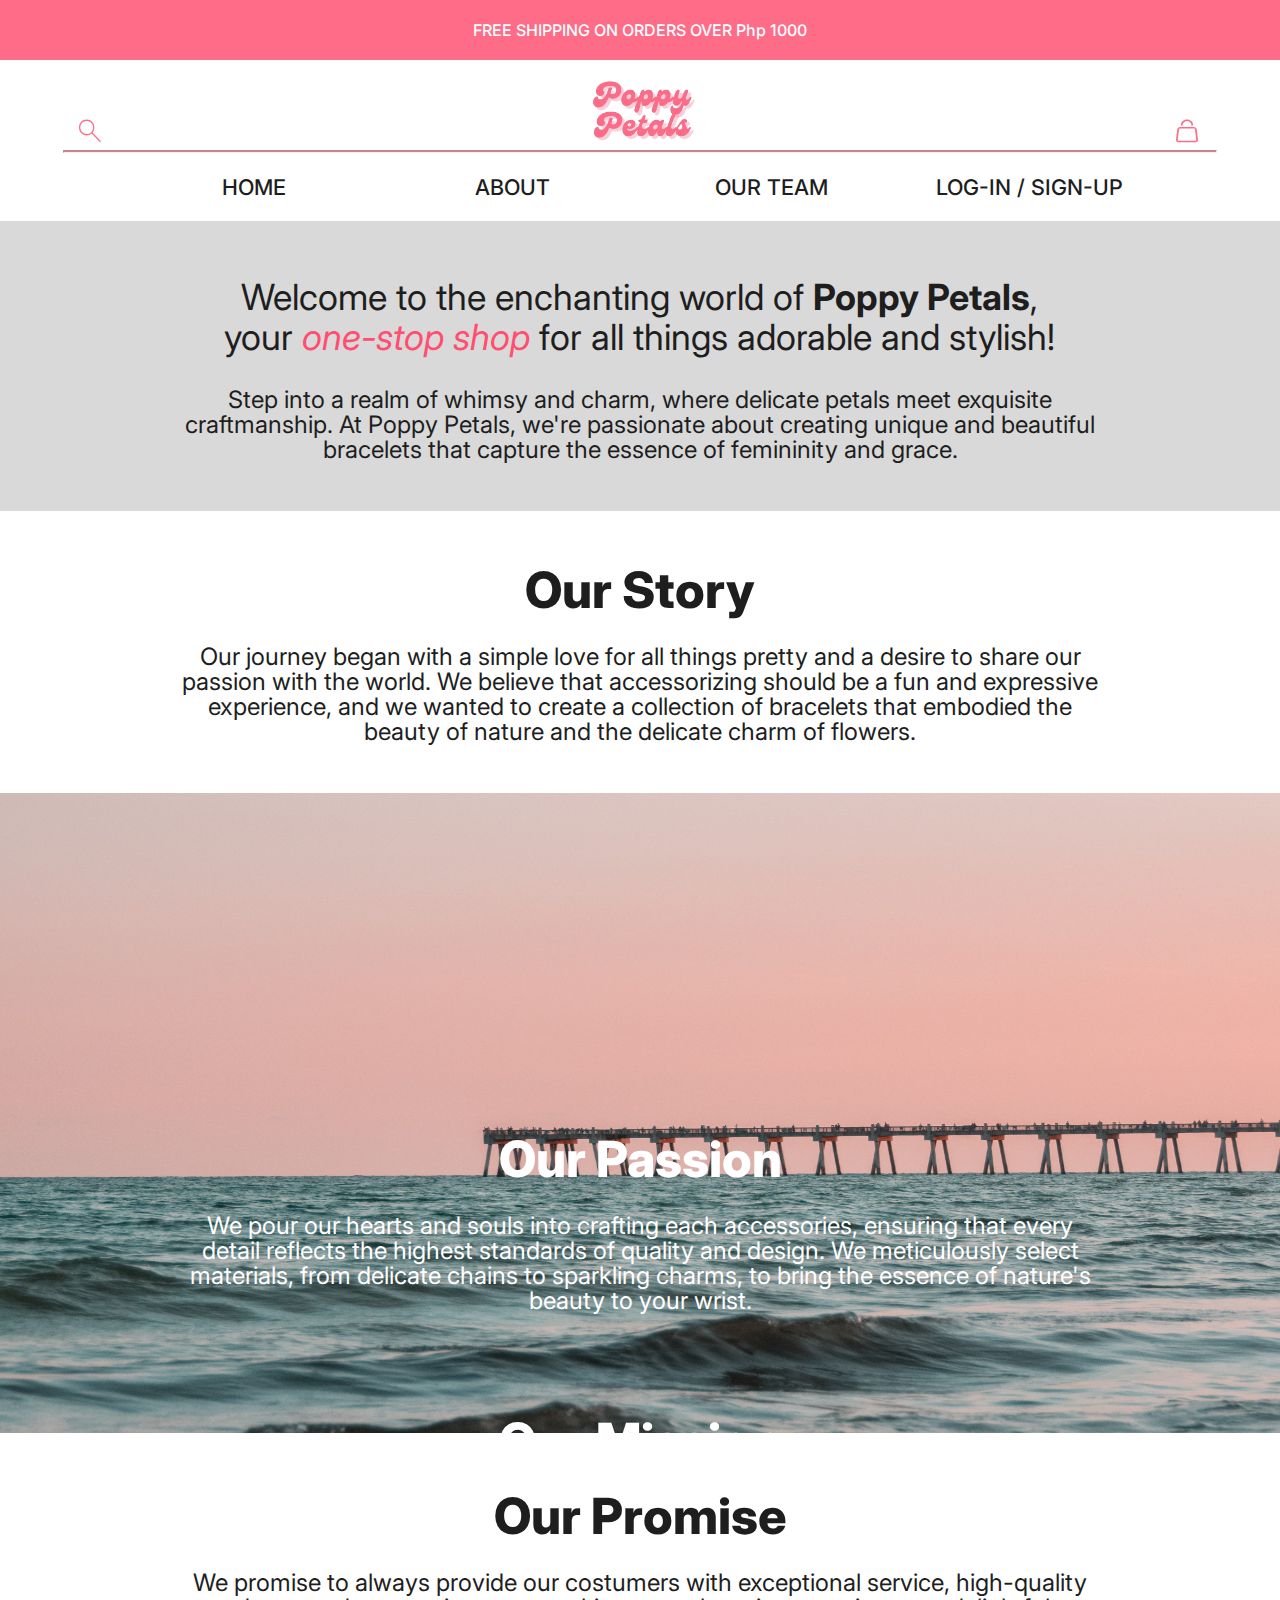
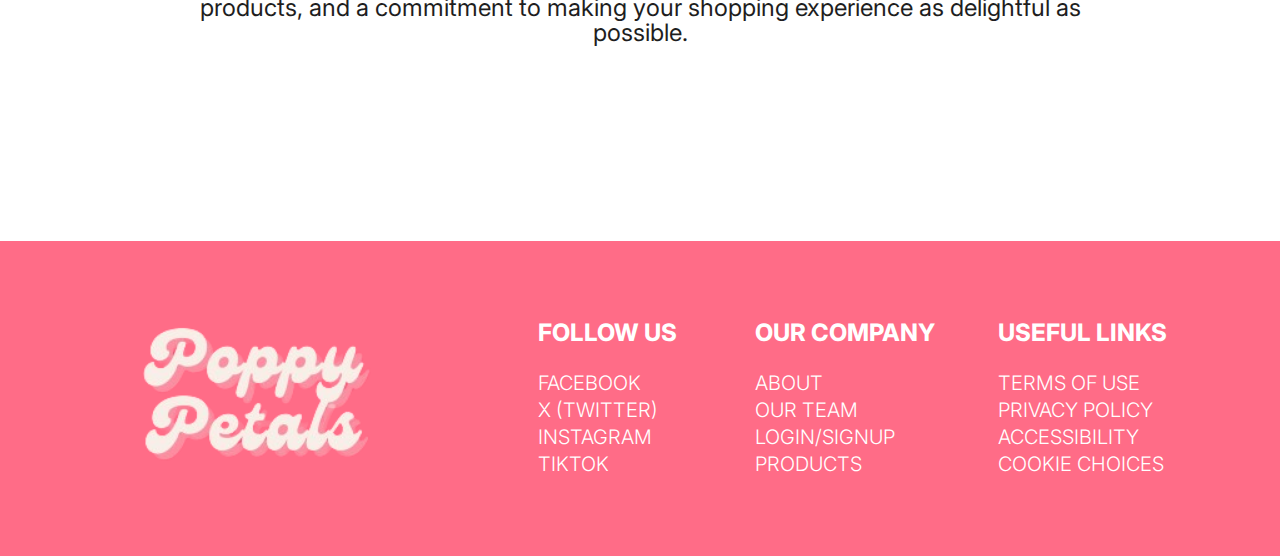
<file: about.html>
<!DOCTYPE html>
<html>
    <head>
        <meta charset="UTF-8">
        <meta name="viewport" content="width=device-width, initial-scale=1.0" >
        <title>Poppy Petals - Embrace the elegance of wrist wear</title>
        <link rel="stylesheet" href="style.css">
        <link rel="preconnect" href="https://fonts.googleapis.com">
        <link rel="preconnect" href="https://fonts.gstatic.com" crossorigin>
        <link href="https://fonts.googleapis.com/css2?family=Inter:wght@100;200;300;400;500;600;700;800;900&display=swap" rel="stylesheet">
    </head>
    <body>
        <header>
            <section class="announcement">
                <p>FREE SHIPPING ON ORDERS OVER Php 1000</p>
            </section>
            <section class="icons">
                <a href="underDevelopment.html"><img class="icon" src="Search.svg" alt="Search Button"></a>
                <a href="index.html"><img class="logo" src="logotrans.png" alt="Brand Logo"></a>
                <a href="product.html"><img class="icon" src="Cart.svg" alt="Cart Button"></a>
            </section>
            <hr>
            <nav class="menu">
                <ul>
                    <li><a href="index.html"> Home</a></li>
                    <li><a href="about.html"> About</a></li>
                    <li><a href="team.html"> Our Team</a></li>
                    <li><a href="login.html"> Log-in / Sign-up</a></li>
                </ul>
            </nav>
        </header>
        <main class="about">
            <section class="intro">
                <h2>Welcome to the enchanting world of <span class="bold">Poppy Petals</span>, your <span class="italic">one-stop shop</span> for all things adorable and stylish!</h2>
                <p>Step into a realm of whimsy and charm, where delicate petals meet exquisite craftmanship. At Poppy Petals, we're passionate about creating unique and beautiful bracelets that capture the essence of femininity and grace.</p>
            </section>
            <section class="story">
                <h1>Our Story</h1>
                <p>Our journey began with a simple love for all things pretty and a desire to share our passion with the world. We believe that accessorizing should be a fun and expressive experience, and we wanted to create a collection of bracelets that embodied the beauty of nature and the delicate charm of flowers.</p>
            </section>
            <img src="about_backgrnd.jpg" alt="beachBackground">
            <div class="mission-vision">
                <section class="mission">
                    <h1>Our Passion</h1>
                    <p>We pour our hearts and souls into crafting each accessories, ensuring that every detail reflects the highest standards of quality and design. We meticulously select materials, from delicate chains to sparkling charms, to bring the essence of nature's beauty to your wrist.</p>
                </section>
                <section class="vision">
                    <h1>Our Mission</h1>
                    <p>At Poppy Petals, our mission is to spread joy and happiness through our floral-inspired accessories. We believe that accessorizing should be a way to express your individuality and add a touch of magic to your everyday life.</p>
                </section>
            </div>
            <section class="promise">
                <h1>Our Promise</h1>
                <p> We promise to always provide our costumers with exceptional service, high-quality products, and a commitment to making your shopping experience as delightful as possible.</p>
            </section>
        </main>
        <footer>
            <img class="logo" src="logo.png" alt="Brand Logo">
            <section class="follow">
                <h3>Follow us</h3>
                <ul>
                    <li><a href="https://www.facebook.com" target="_blank">Facebook</a></li>
                    <li><a href="https://www.twitter.com" target="_blank">X (Twitter)</a></li>
                    <li><a href="https://www.instagram.com" target="_blank">Instagram</a></li>
                    <li><a href="https://www.tiktok.com" target="_blank">TikTok</a></li>
                </ul>
            </section>
            <section class="company">
                <h3>Our Company</span></h3>
                <ul>
                    <li><a href="about.html">About</a></li>
                    <li><a href="team.html">Our Team</a></li>
                    <li><a href="login.html">LogIn/SignUp</a></li>
                    <li><a href="product.html">Products</a></li>
                </ul>
            </section>
            <section class="usefulLinks">
                <h3>Useful Links</h3>
                <ul>
                    <li><a href="underDevelopment.html" target="_blank">Terms of Use</a></li>
                    <li><a href="underDevelopment.html" target="_blank">Privacy Policy</a></li>
                    <li><a href="underDevelopment.html" target="_blank">Accessibility</a></li>
                    <li><a href="underDevelopment.html" target="_blank">Cookie Choices</a></li>
                </ul>
            </section>
        </footer>
    </body>
</html>
</file>
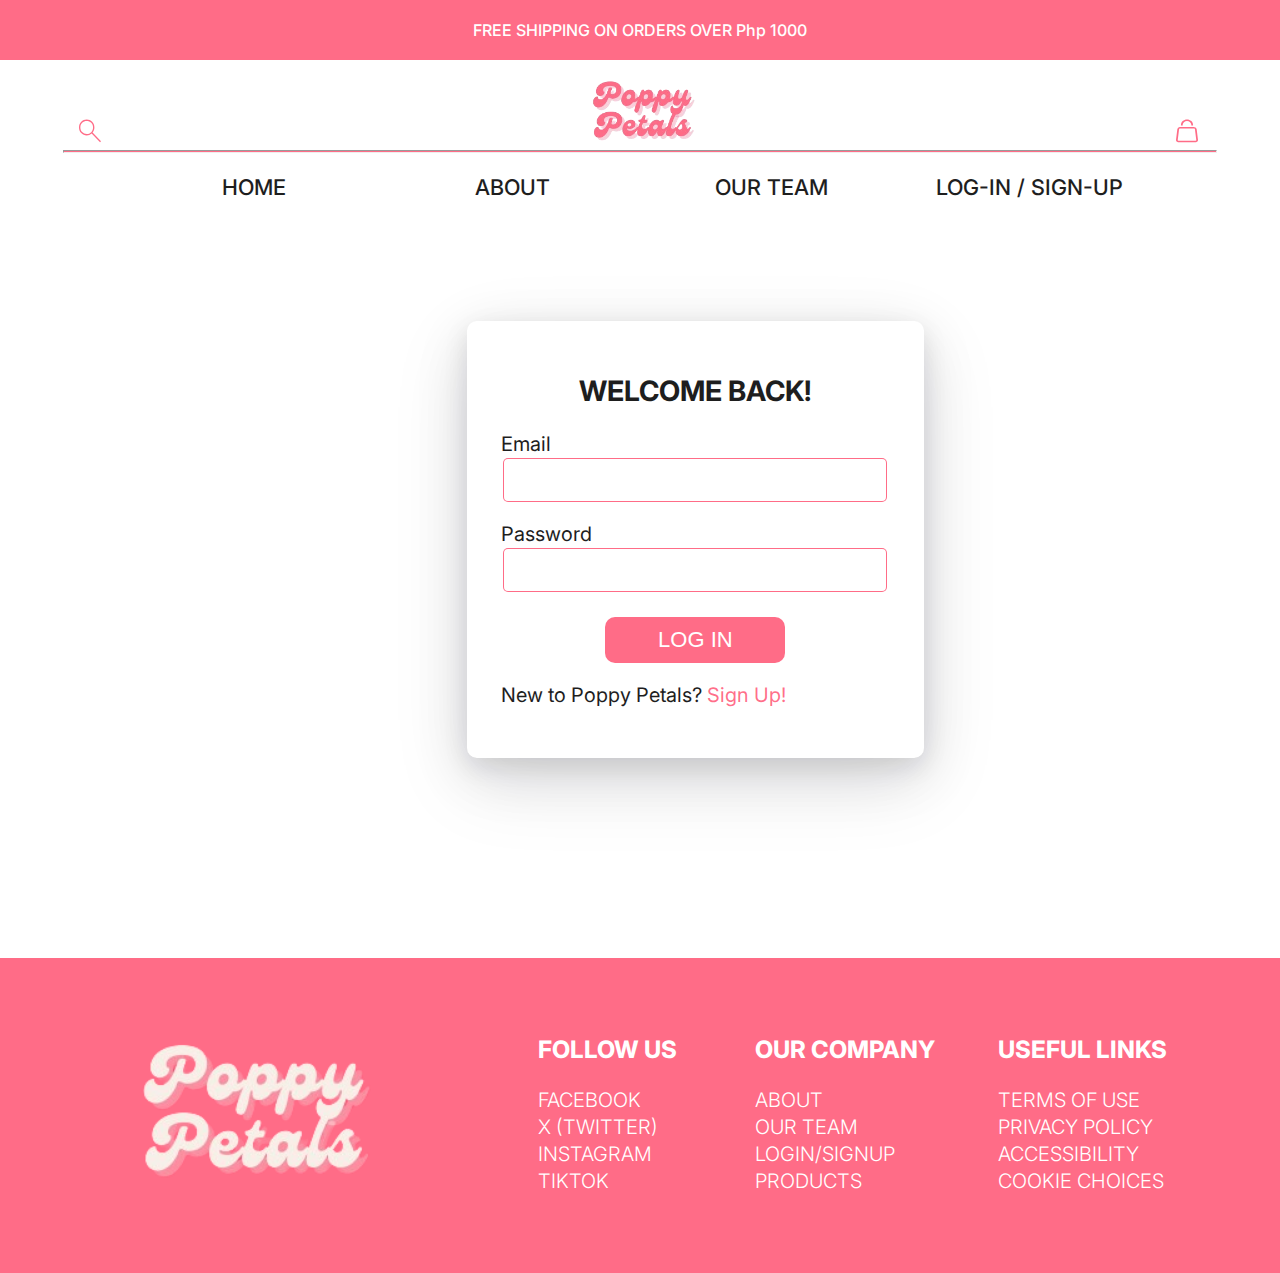
<file: login.html>
<!DOCTYPE html>
<html>
    <head>
        <meta charset="UTF-8">
        <meta name="viewport" content="width=device-width, initial-scale=1.0" >
        <title>Poppy Petals - Embrace the elegance of wrist wear</title>
        <link rel="stylesheet" href="style.css">
        <link rel="preconnect" href="https://fonts.googleapis.com">
        <link rel="preconnect" href="https://fonts.gstatic.com" crossorigin>
        <link href="https://fonts.googleapis.com/css2?family=Inter:wght@100;200;300;400;500;600;700;800;900&display=swap" rel="stylesheet">
    </head>
    <body>
        <header>
            <section class="announcement">
                <p>FREE SHIPPING ON ORDERS OVER Php 1000</p>
            </section>
            <section class="icons">
                <a href="underDevelopment.html"><img class="icon" src="Search.svg" alt="Search Button"></a>
                <a href="index.html"><img class="logo" src="logotrans.png" alt="Brand Logo"></a>
                <a href="product.html"><img class="icon" src="Cart.svg" alt="Cart Button"></a>
            </section>
            <hr>
            <nav class="menu">
                <ul>
                    <li><a href="index.html"> Home</a></li>
                    <li><a href="about.html"> About</a></li>
                    <li><a href="team.html"> Our Team</a></li>
                    <li><a href="login.html"> Log-in / Sign-up</a></li>
                </ul>
            </nav>
        </header>
        <main class="login">
            <form action="underDevelopment.html" method="get">
                <fieldset> 
                    <h3>WELCOME BACK!</h3>
                    <label for="email">Email</label>
                    <input type="email" required>
                    <label for="password">Password</label>
                    <input type="password" required>
                    <input type="submit" value="LOG IN">
                    <p>New to Poppy Petals? <a href="signup.html">Sign Up!</a></p>
                </fieldset>
            </form>
        </main class="login">
        <footer>
            <img class="logo" src="logo.png" alt="Brand Logo">
            <section class="follow">
                <h3>Follow us</h3>
                <ul>
                    <li><a href="https://www.facebook.com" target="_blank">Facebook</a></li>
                    <li><a href="https://www.twitter.com" target="_blank">X (Twitter)</a></li>
                    <li><a href="https://www.instagram.com" target="_blank">Instagram</a></li>
                    <li><a href="https://www.tiktok.com" target="_blank">TikTok</a></li>
                </ul>
            </section>
            <section class="company">
                <h3>Our Company</span></h3>
                <ul>
                    <li><a href="about.html">About</a></li>
                    <li><a href="team.html">Our Team</a></li>
                    <li><a href="login.html">LogIn/SignUp</a></li>
                    <li><a href="product.html">Products</a></li>
                </ul>
            </section>
            <section class="usefulLinks">
                <h3>Useful Links</h3>
                <ul>
                    <li><a href="underDevelopment.html" target="_blank">Terms of Use</a></li>
                    <li><a href="underDevelopment.html" target="_blank">Privacy Policy</a></li>
                    <li><a href="underDevelopment.html" target="_blank">Accessibility</a></li>
                    <li><a href="underDevelopment.html" target="_blank">Cookie Choices</a></li>
                </ul>
            </section>
        </footer>
    </body>
</html>
</file>
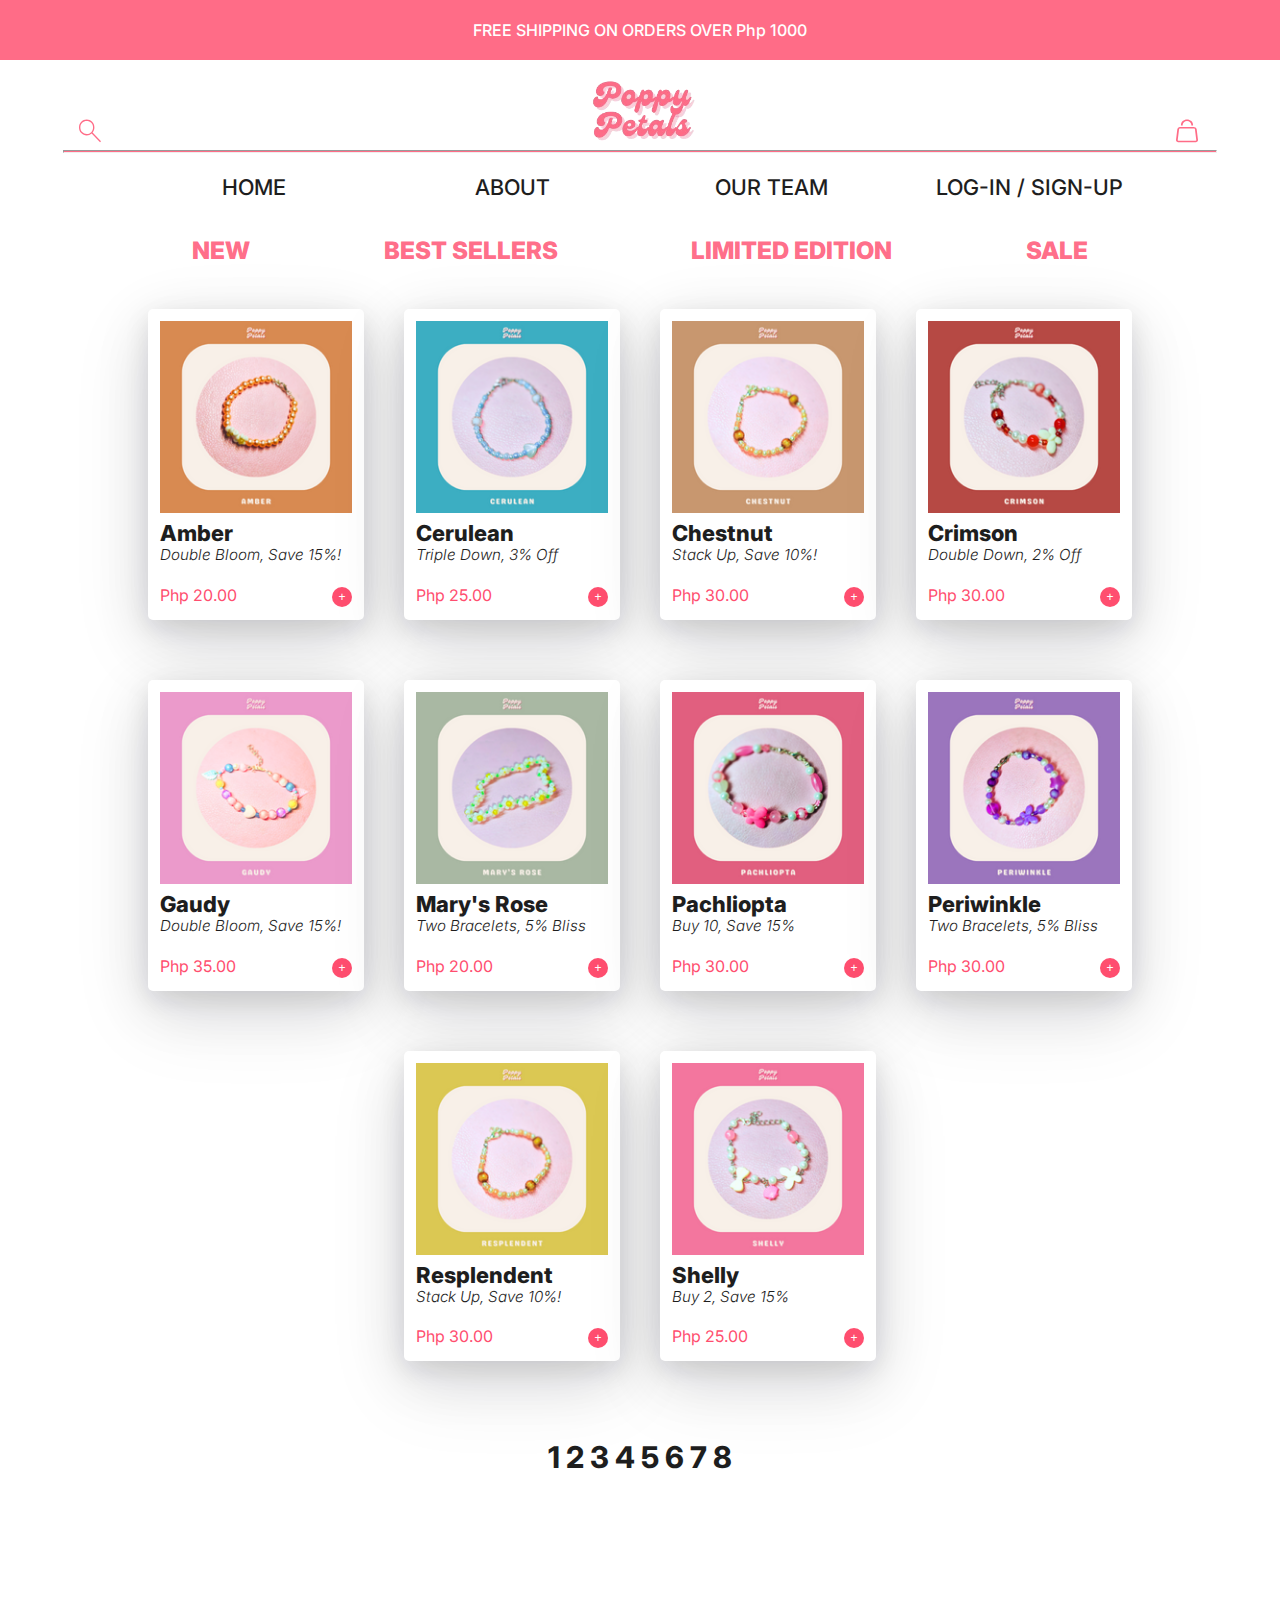
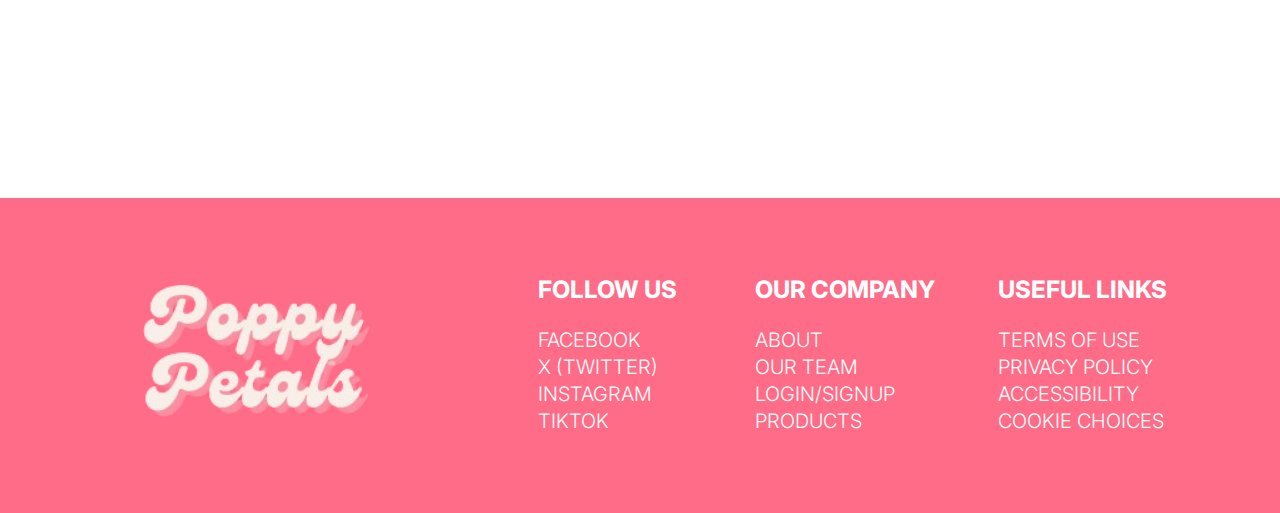
<file: product.html>
<!DOCTYPE html>
<html>
    <head>
        <meta charset="UTF-8">
        <meta name="viewport" content="width=device-width, initial-scale=1.0" >
        <title>Poppy Petals - Embrace the elegance of wrist wear</title>
        <link rel="stylesheet" href="style.css">
        <link rel="preconnect" href="https://fonts.googleapis.com">
        <link rel="preconnect" href="https://fonts.gstatic.com" crossorigin>
        <link href="https://fonts.googleapis.com/css2?family=Inter:wght@100;200;300;400;500;600;700;800;900&display=swap" rel="stylesheet">
    </head>
    <body>
        <header>
            <section class="announcement">
                <p>FREE SHIPPING ON ORDERS OVER Php 1000</p>
            </section>
            <section class="icons">
                <a href="underDevelopment.html"><img class="icon" src="Search.svg" alt="Search Button"></a>
                <a href="index.html"><img class="logo" src="logotrans.png" alt="Brand Logo"></a>
                <a href="product.html"><img class="icon" src="Cart.svg" alt="Cart Button"></a>
            </section>
            <hr>
            <nav class="menu">
                <ul>
                    <li><a href="index.html"> Home</a></li>
                    <li><a href="about.html"> About</a></li>
                    <li><a href="team.html"> Our Team</a></li>
                    <li><a href="login.html"> Log-in / Sign-up</a></li>
                </ul>
            </nav>
        </header>
        <main class="product-page">
            <section class="submenu">
                <a href="underDevelopment.html">new</a>
                <a href="underDevelopment.html">best sellers</a>
                <a href="underDevelopment.html">limited edition</a>
                <a href="underDevelopment.html">sale</a>
            </section>
            <section class="productset">
                <article class="product-card">
                    <img src="amber.png" alt="amber">
                    <h4>amber</h4>
                    <p>Double Bloom, Save 15%!</p>
                    <div class="product-label">
                        <span class="price">Php 20.00</span>
                        <form action="underDevelopment.html" method="get">
                            <button>+</button>
                        </form>
                    </div>
                </article>
                <article class="product-card">
                    <img src="cerulean.png" alt="cerulean">
                    <h4>cerulean</h4>
                    <p>Triple Down, 3% Off</p>
                    <div class="product-label">
                        <span class="price">Php 25.00</span>
                        <form action="underDevelopment.html" method="get">
                            <button>+</button>
                        </form>
                    </div>
                </article>
                <article class="product-card">
                    <img src="chestnut.png" alt="chestnut">
                    <h4>chestnut</h4>
                    <p>Stack Up, Save 10%!</p>
                    <div class="product-label">
                        <span class="price">Php 30.00</span>
                        <form action="underDevelopment.html" method="get">
                            <button>+</button>
                        </form>
                    </div>
                </article>
                <article class="product-card">
                    <img src="crimson.png" alt="crimson">
                    <h4>crimson</h4>
                    <p>Double Down, 2% Off</p>
                    <div class="product-label">
                        <span class="price">Php 30.00</span>
                        <form action="underDevelopment.html" method="get">
                            <button>+</button>
                        </form>
                    </div>
                </article>
            </section>
            <section class="productset">
                <article class="product-card">
                    <img src="gaudy.png" alt="gaudy">
                    <h4>gaudy</h4>
                    <p>Double Bloom, Save 15%!</p>
                    <div class="product-label">
                        <span class="price">Php 35.00</span>
                        <form action="underDevelopment.html" method="get">
                            <button>+</button>
                        </form>
                    </div>
                </article>
                <article class="product-card">
                    <img src="marysrose.png" alt="marysrose">
                    <h4>mary's rose</h4>
                    <p>Two Bracelets, 5% Bliss</p>
                    <div class="product-label">
                        <span class="price">Php 20.00</span>
                        <form action="underDevelopment.html" method="get">
                            <button>+</button>
                        </form>
                    </div>
                </article>
                <article class="product-card">
                    <img src="pachliopta.png" alt="pachliopta">
                    <h4>pachliopta</h4>
                    <p>Buy 10, Save 15%</p>
                    <div class="product-label">
                        <span class="price">Php 30.00</span>
                        <form action="underDevelopment.html" method="get">
                            <button>+</button>
                        </form>
                    </div>
                </article>
                <article class="product-card">
                    <img src="periwinkle.png" alt="periwinkle">
                    <h4>periwinkle</h4>
                    <p>Two Bracelets, 5% Bliss</p>
                    <div class="product-label">
                        <span class="price">Php 30.00</span>
                        <form action="underDevelopment.html" method="get">
                            <button>+</button>
                        </form>
                    </div>
                </article>
            </section>
            <section class="productset">
                <article class="product-card">
                    <img src="resplendent.png" alt="resplendent">
                    <h4>resplendent</h4>
                    <p>Stack Up, Save 10%!</p>
                    <div class="product-label">
                        <span class="price">Php 30.00</span>
                        <form action="underDevelopment.html" method="get">
                            <button>+</button>
                        </form>
                    </div>
                </article>
                <article class="product-card">
                    <img src="shelly.png" alt="shelly">
                    <h4>shelly</h4>
                    <p>Buy 2, Save 15%</p>
                    <div class="product-label">
                        <span class="price">Php 25.00</span>
                        <form action="underDevelopment.html" method="get">
                            <button>+</button>
                        </form>
                    </div>
                </article>
            </section>
            <section class="pages">
                <a class="start" href="product.html">1</a>
                <a href="underDevelopment.html">2</a>
                <a href="underDevelopment.html">3</a>
                <a href="underDevelopment.html">4</a>
                <a href="underDevelopment.html">5</a>
                <a href="underDevelopment.html">6</a>
                <a href="underDevelopment.html">7</a>
                <a href="underDevelopment.html">8</a>
            </section>

        </main>
        <footer>
            <img class="logo" src="logo.png" alt="Brand Logo">
            <section class="follow">
                <h3>Follow us</h3>
                <ul>
                    <li><a href="https://www.facebook.com" target="_blank">Facebook</a></li>
                    <li><a href="https://www.twitter.com" target="_blank">X (Twitter)</a></li>
                    <li><a href="https://www.instagram.com" target="_blank">Instagram</a></li>
                    <li><a href="https://www.tiktok.com" target="_blank">TikTok</a></li>
                </ul>
            </section>
            <section class="company">
                <h3>Our Company</span></h3>
                <ul>
                    <li><a href="about.html">About</a></li>
                    <li><a href="team.html">Our Team</a></li>
                    <li><a href="login.html">LogIn/SignUp</a></li>
                    <li><a href="product.html">Products</a></li>
                </ul>
            </section>
            <section class="usefulLinks">
                <h3>Useful Links</h3>
                <ul>
                    <li><a href="underDevelopment.html" target="_blank">Terms of Use</a></li>
                    <li><a href="underDevelopment.html" target="_blank">Privacy Policy</a></li>
                    <li><a href="underDevelopment.html" target="_blank">Accessibility</a></li>
                    <li><a href="underDevelopment.html" target="_blank">Cookie Choices</a></li>
                </ul>
            </section>
        </footer>
    </body>
</html>
</file>
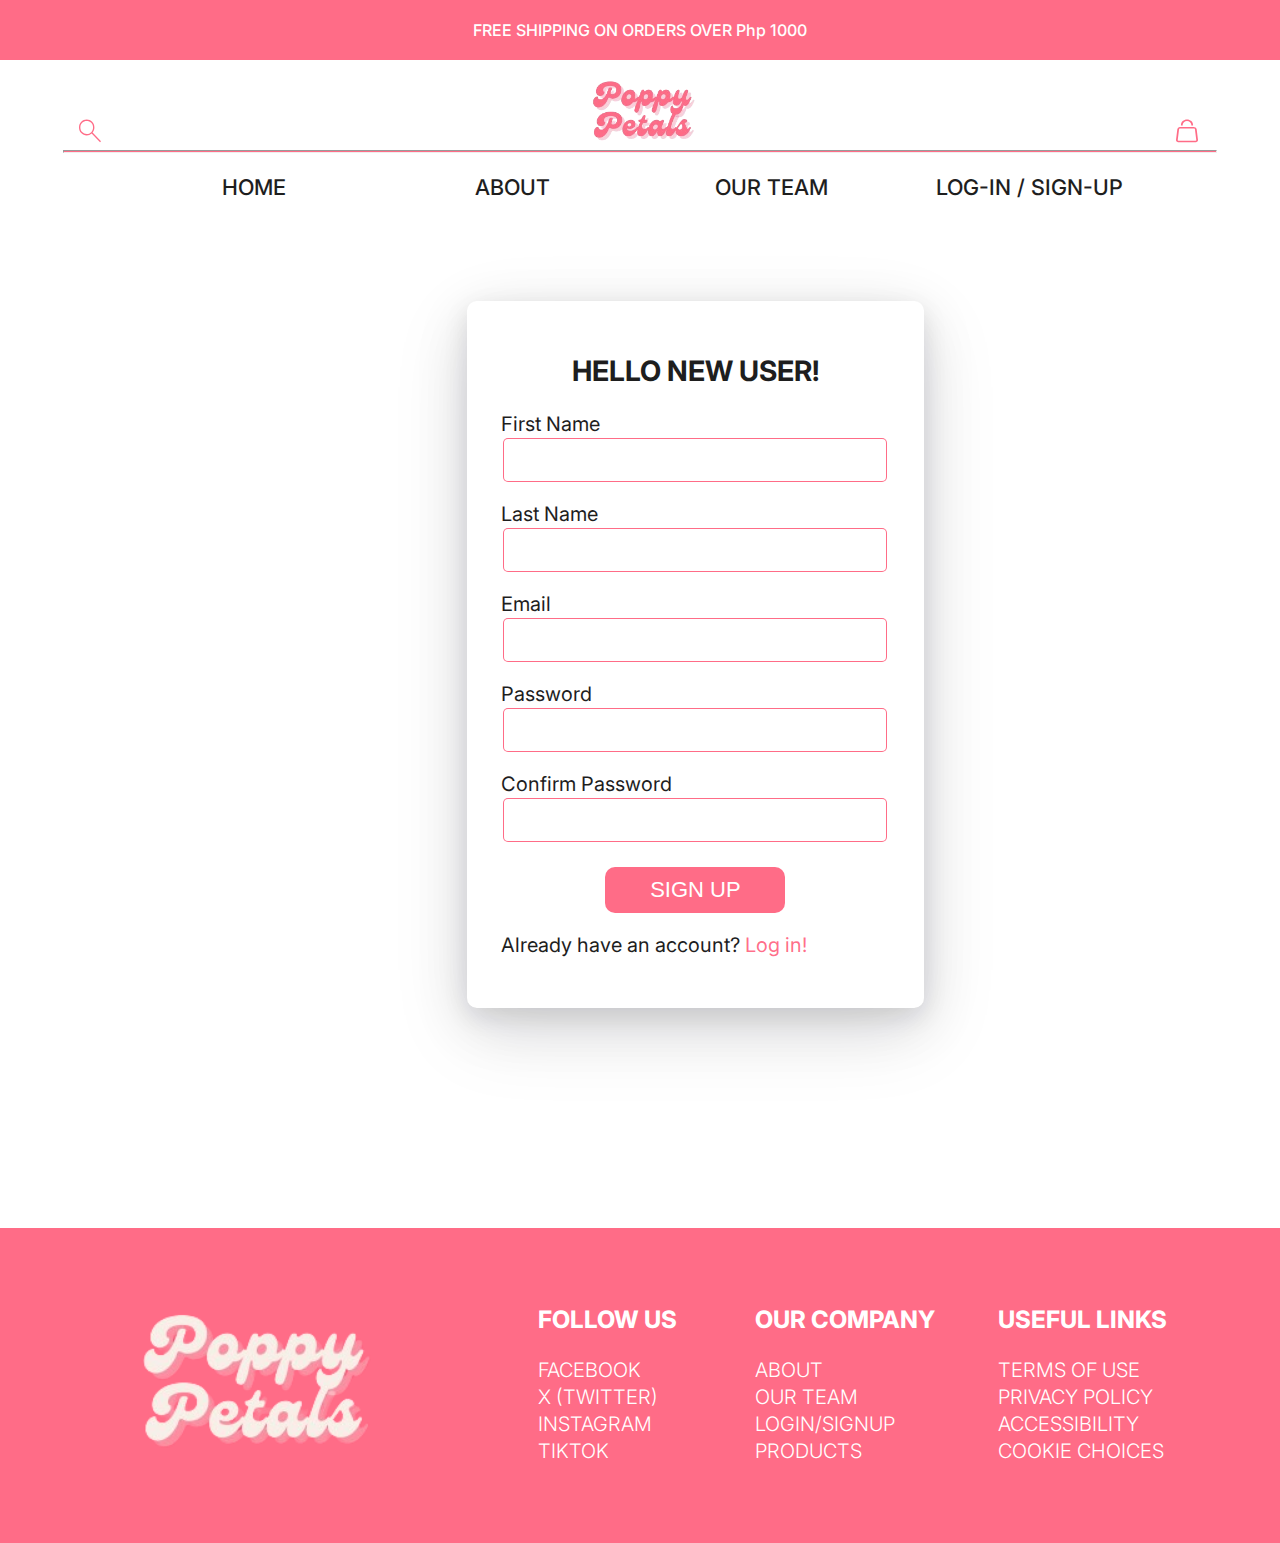
<file: signup.html>
<!DOCTYPE html>
<html>
    <head>
        <meta charset="UTF-8">
        <meta name="viewport" content="width=device-width, initial-scale=1.0" >
        <title>Poppy Petals - Embrace the elegance of wrist wear</title>
        <link rel="stylesheet" href="style.css">
        <link rel="preconnect" href="https://fonts.googleapis.com">
        <link rel="preconnect" href="https://fonts.gstatic.com" crossorigin>
        <link href="https://fonts.googleapis.com/css2?family=Inter:wght@100;200;300;400;500;600;700;800;900&display=swap" rel="stylesheet">
    </head>
    <body>
        <header>
            <section class="announcement">
                <p>FREE SHIPPING ON ORDERS OVER Php 1000</p>
            </section>
            <section class="icons">
                <a href="underDevelopment.html"><img class="icon" src="Search.svg" alt="Search Button"></a>
                <a href="index.html"><img class="logo" src="logotrans.png" alt="Brand Logo"></a>
                <a href="product.html"><img class="icon" src="Cart.svg" alt="Cart Button"></a>
            </section>
            <hr>
            <nav class="menu">
                <ul>
                    <li><a href="index.html"> Home</a></li>
                    <li><a href="about.html"> About</a></li>
                    <li><a href="team.html"> Our Team</a></li>
                    <li><a href="login.html"> Log-in / Sign-up</a></li>
                </ul>
            </nav>
        </header>
        <main class="signup">
            <form action="underDevelopment.html" method="get">
                <fieldset>
                    <h3>HELLO NEW USER!</h3>
                    <label for="firstname">First Name</label>
                    <input type="text" required>
                    <label for="lastname">Last Name</label>
                    <input type="text" required>
                    <label for="email">Email</label>
                    <input type="email" required>
                    <label for="password">Password</label>
                    <input type="password" required>
                    <label for="confirmpassword">Confirm Password</label>
                    <input type="password" required>
                    <input type="submit" value="SIGN UP">
                    <p>Already have an account? <a href="login.html">Log in!</a></p>
                </fieldset>
            </form>
        </main>
        <footer>
            <img class="logo" src="logo.png" alt="Brand Logo">
            <section class="follow">
                <h3>Follow us</h3>
                <ul>
                    <li><a href="https://www.facebook.com" target="_blank">Facebook</a></li>
                    <li><a href="https://www.twitter.com" target="_blank">X (Twitter)</a></li>
                    <li><a href="https://www.instagram.com" target="_blank">Instagram</a></li>
                    <li><a href="https://www.tiktok.com" target="_blank">TikTok</a></li>
                </ul>
            </section>
            <section class="company">
                <h3>Our Company</span></h3>
                <ul>
                    <li><a href="about.html">About</a></li>
                    <li><a href="team.html">Our Team</a></li>
                    <li><a href="login.html">LogIn/SignUp</a></li>
                    <li><a href="product.html">Products</a></li>
                </ul>
            </section>
            <section class="usefulLinks">
                <h3>Useful Links</h3>
                <ul>
                    <li><a href="underDevelopment.html" target="_blank">Terms of Use</a></li>
                    <li><a href="underDevelopment.html" target="_blank">Privacy Policy</a></li>
                    <li><a href="underDevelopment.html" target="_blank">Accessibility</a></li>
                    <li><a href="underDevelopment.html" target="_blank">Cookie Choices</a></li>
                </ul>
            </section>
        </footer>
    </body>
</html>
</file>
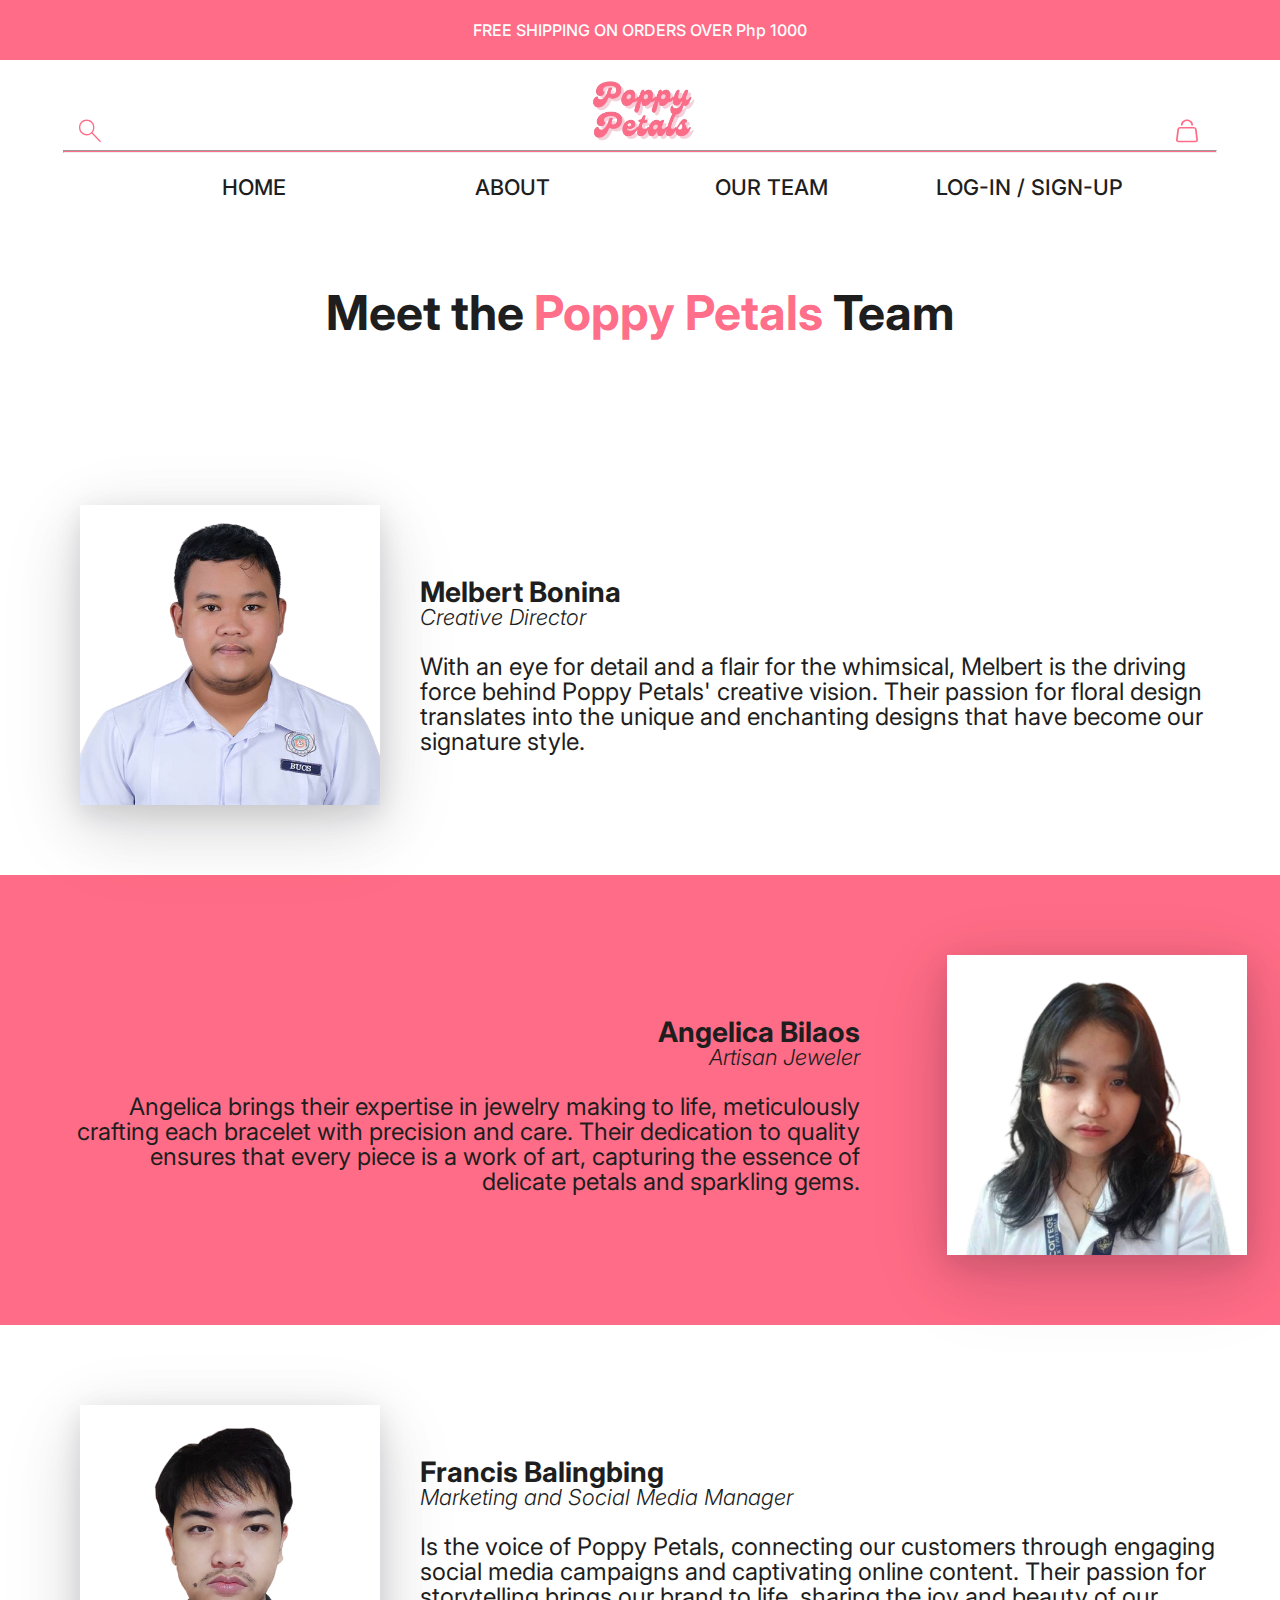
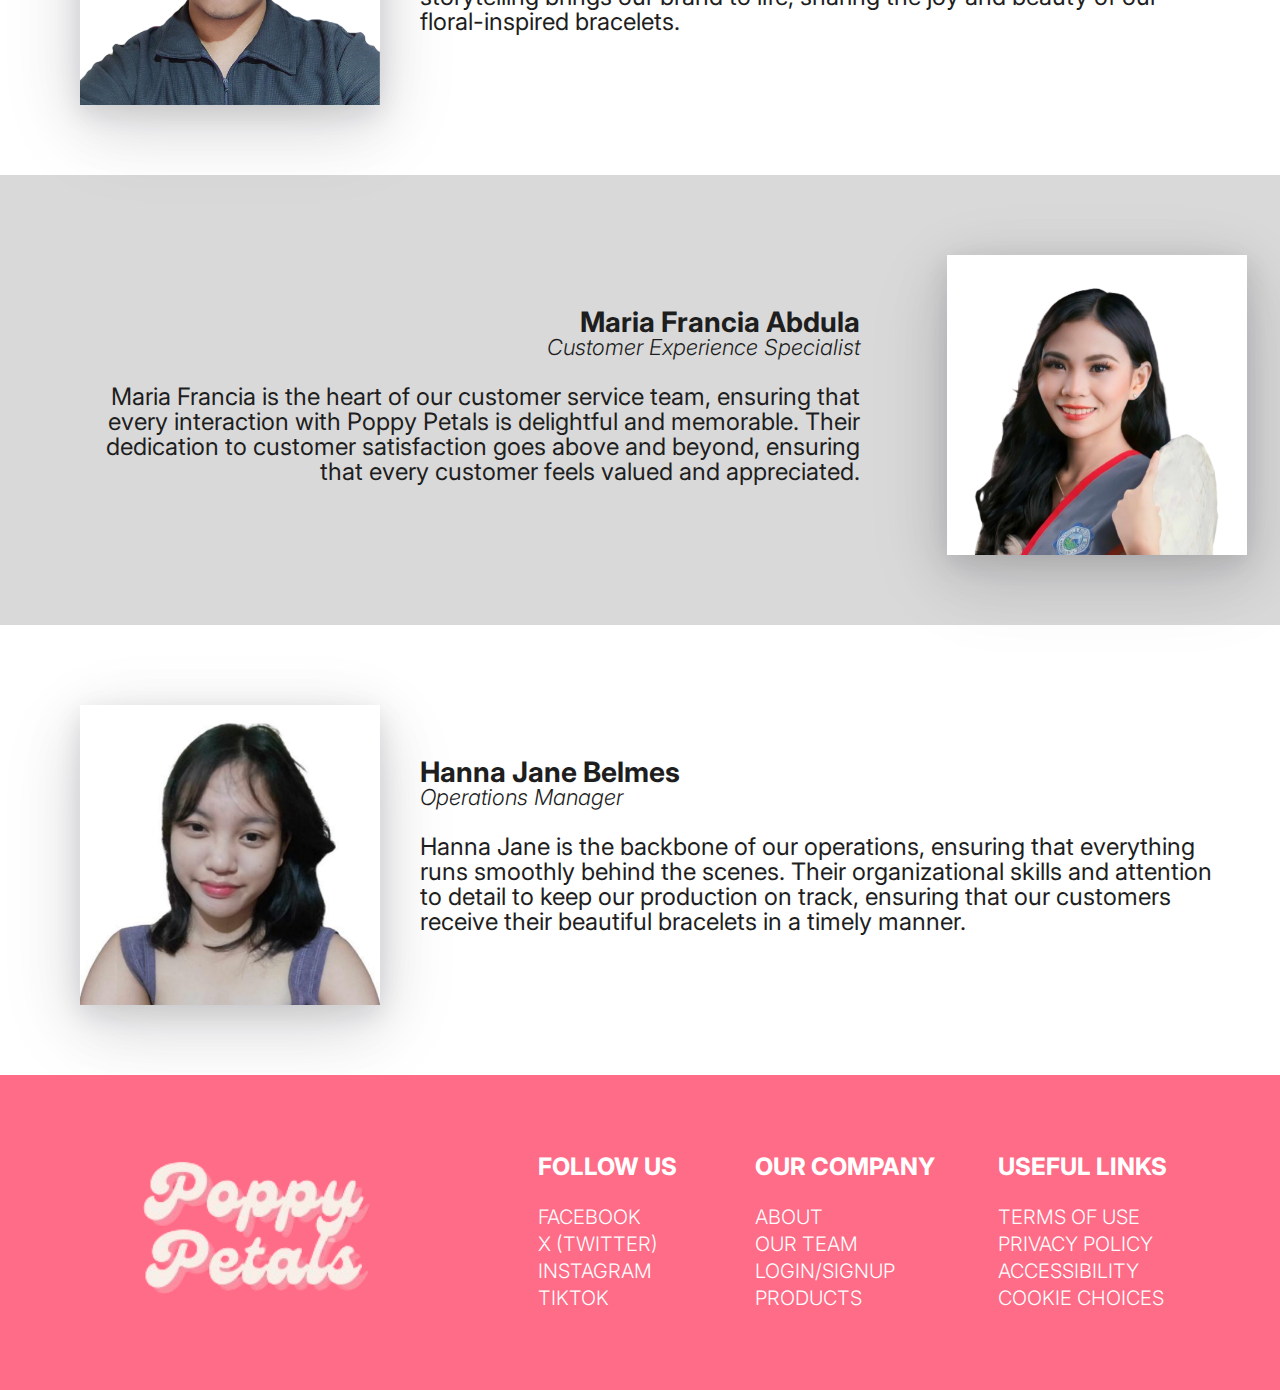
<file: team.html>
<!DOCTYPE html>
<html>
    <head>
        <meta charset="UTF-8">
        <meta name="viewport" content="width=device-width, initial-scale=1.0" >
        <title>Poppy Petals - Embrace the elegance of wrist wear</title>
        <link rel="stylesheet" href="style.css">
        <link rel="preconnect" href="https://fonts.googleapis.com">
        <link rel="preconnect" href="https://fonts.gstatic.com" crossorigin>
        <link href="https://fonts.googleapis.com/css2?family=Inter:wght@100;200;300;400;500;600;700;800;900&display=swap" rel="stylesheet">
    </head>
    <body>
        <header>
            <section class="announcement">
                <p>FREE SHIPPING ON ORDERS OVER Php 1000</p>
            </section>
            <section class="icons">
                <a href="underDevelopment.html"><img class="icon" src="Search.svg" alt="Search Button"></a>
                <a href="index.html"><img class="logo" src="logotrans.png" alt="Brand Logo"></a>
                <a href="product.html"><img class="icon" src="Cart.svg" alt="Cart Button"></a>
            </section>
            <hr>
            <nav class="menu">
                <ul>
                    <li><a href="index.html"> Home</a></li>
                    <li><a href="about.html"> About</a></li>
                    <li><a href="team.html"> Our Team</a></li>
                    <li><a href="login.html"> Log-in / Sign-up</a></li>
                </ul>
            </nav>
        </header>
        <main class="members">
            <h1>Meet the <span>Poppy Petals</span> Team</h1>
            <section class="member1">
                <img src="bonina.png" alt="Melbert Bonina">
                <div class="melbert">
                    <h3>Melbert Bonina</h3>
                    <h3 class="role">Creative Director</h3>
                    <p>With an eye for detail and a flair for the whimsical, Melbert is the driving force behind Poppy Petals' creative vision. Their passion for floral design translates into the unique and enchanting designs that have become our signature style.</p>
                </div>
            </section>
            <section class="member2">
                <img src="bilaos.png" alt="Angelica Bilaos">
                <div class="angelica">
                    <h3>Angelica Bilaos</h3>
                    <h3 class="role">Artisan Jeweler</h3>
                    <p>Angelica brings their expertise in jewelry making to life, meticulously crafting each bracelet with precision and care. Their dedication to quality ensures that every piece is a work of art, capturing the essence of delicate petals and sparkling gems.</p>
                </div>
            </section>
            <section class="member1">
                <img src="balingbing.jpg" alt="Francis Balingbing">
                <div class="francis">
                    <h3>Francis Balingbing</h3>
                    <h3 class="role">Marketing and Social Media Manager</h3>
                    <p>Is the voice of Poppy Petals, connecting our customers through engaging social media campaigns and captivating online content. Their passion for storytelling brings our brand to life, sharing the joy and beauty of our floral-inspired bracelets.</p>
                </div>
            </section>
            <section class="member3">
                <img src="abdula.png" alt="Maria Francia Abdula">
                <div class="france">
                    <h3>Maria Francia Abdula</h3>
                    <h3 class="role">Customer Experience Specialist</h3>
                    <p>Maria Francia is the heart of our customer service team, ensuring that every interaction with Poppy Petals is delightful and memorable. Their dedication to customer satisfaction goes above and beyond, ensuring that every customer feels valued and appreciated.</p>
                </div>
            </section>
            <section class="member1">
                <img src="belmes.png" alt="Hanna Jane Belmes">
                <div class="hanna">
                    <h3>Hanna Jane Belmes</h3>
                    <h3 class="role">Operations Manager</h3>
                    <p>Hanna Jane is the backbone of our operations, ensuring that everything runs smoothly behind the scenes. Their organizational skills and attention to detail to keep our production on track, ensuring that our customers receive their beautiful bracelets in a timely manner.</p>
                </div>
            </section>
        </main>
        <footer>
            <img class="logo" src="logo.png" alt="Brand Logo">
            <section class="follow">
                <h3>Follow us</h3>
                <ul>
                    <li><a href="https://www.facebook.com" target="_blank">Facebook</a></li>
                    <li><a href="https://www.twitter.com" target="_blank">X (Twitter)</a></li>
                    <li><a href="https://www.instagram.com" target="_blank">Instagram</a></li>
                    <li><a href="https://www.tiktok.com" target="_blank">TikTok</a></li>
                </ul>
            </section>
            <section class="company">
                <h3>Our Company</span></h3>
                <ul>
                    <li><a href="about.html">About</a></li>
                    <li><a href="team.html">Our Team</a></li>
                    <li><a href="login.html">LogIn/SignUp</a></li>
                    <li><a href="product.html">Products</a></li>
                </ul>
            </section>
            <section class="usefulLinks">
                <h3>Useful Links</h3>
                <ul>
                    <li><a href="underDevelopment.html" target="_blank">Terms of Use</a></li>
                    <li><a href="underDevelopment.html" target="_blank">Privacy Policy</a></li>
                    <li><a href="underDevelopment.html" target="_blank">Accessibility</a></li>
                    <li><a href="underDevelopment.html" target="_blank">Cookie Choices</a></li>
                </ul>
            </section>
        </footer>
    </body>
</html>
</file>
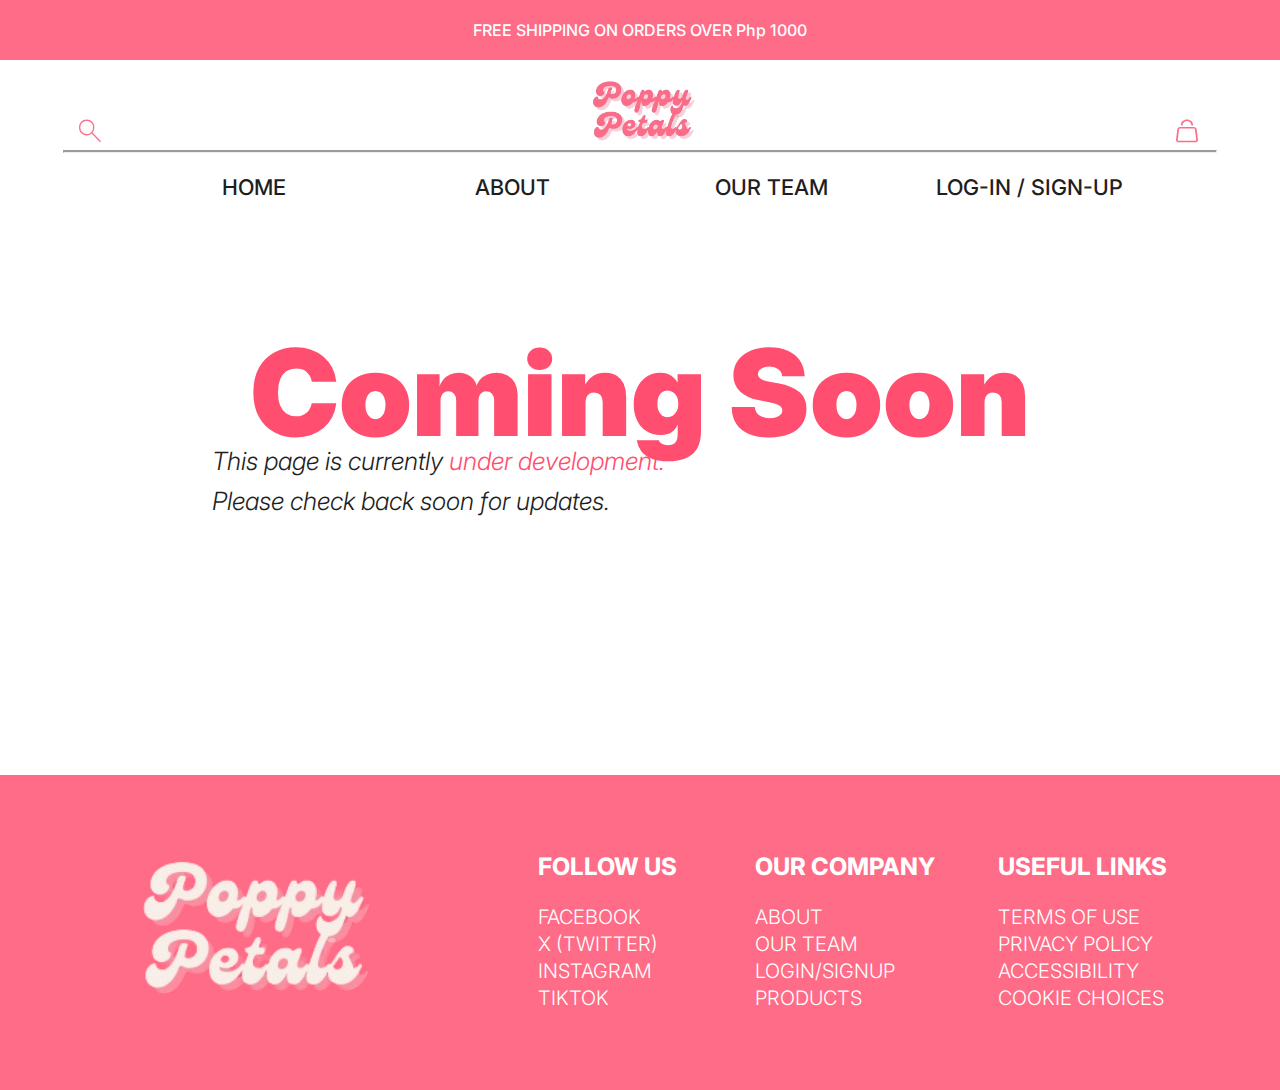
<file: underDevelopment.html>
<!DOCTYPE html>
<html>
    <head>
        <meta charset="UTF-8">
        <meta name="viewport" content="width=device-width, initial-scale=1.0" >
        <title>Poppy Petals - Embrace the elegance of wrist wear</title>
        <link rel="stylesheet" href="style.css">
        <link rel="preconnect" href="https://fonts.googleapis.com">
        <link rel="preconnect" href="https://fonts.gstatic.com" crossorigin>
        <link href="https://fonts.googleapis.com/css2?family=Inter:wght@100;200;300;400;500;600;700;800;900&display=swap" rel="stylesheet">
    </head>
    <body>
        <header>
            <section class="announcement">
                <p>FREE SHIPPING ON ORDERS OVER Php 1000</p>
            </section>
            <section class="icons">
                <a href="underDevelopment.html"><img class="icon" src="Search.svg" alt="Search Button"></a>
                <a href="index.html"><img class="logo" src="logotrans.png" alt="Brand Logo"></a>
                <a href="product.html"><img class="icon" src="Cart.svg" alt="Cart Button"></a>
            </section>
            <hr>
            <nav class="menu">
                <ul>
                    <li><a href="index.html"> Home</a></li>
                    <li><a href="about.html"> About</a></li>
                    <li><a href="team.html"> Our Team</a></li>
                    <li><a href="login.html"> Log-in / Sign-up</a></li>
                </ul>
            </nav>
        </header>
        <main>
            <section class="under">
                <h1>Coming Soon</h1>
                <p>This page is currently <span>under development.</span></p>
                <p>Please check back soon for updates.</p>
            </section>
        </main>
        <footer>
            <img class="logo" src="logo.png" alt="Brand Logo">
            <section class="follow">
                <h3>Follow us</h3>
                <ul>
                    <li><a href="https://www.facebook.com" target="_blank">Facebook</a></li>
                    <li><a href="https://www.twitter.com" target="_blank">X (Twitter)</a></li>
                    <li><a href="https://www.instagram.com" target="_blank">Instagram</a></li>
                    <li><a href="https://www.tiktok.com" target="_blank">TikTok</a></li>
                </ul>
            </section>
            <section class="company">
                <h3>Our Company</span></h3>
                <ul>
                    <li><a href="about.html">About</a></li>
                    <li><a href="team.html">Our Team</a></li>
                    <li><a href="login.html">LogIn/SignUp</a></li>
                    <li><a href="product.html">Products</a></li>
                </ul>
            </section>
            <section class="usefulLinks">
                <h3>Useful Links</h3>
                <ul>
                    <li><a href="underDevelopment.html" target="_blank">Terms of Use</a></li>
                    <li><a href="underDevelopment.html" target="_blank">Privacy Policy</a></li>
                    <li><a href="underDevelopment.html" target="_blank">Accessibility</a></li>
                    <li><a href="underDevelopment.html" target="_blank">Cookie Choices</a></li>
                </ul>
            </section>
        </footer>
    </body>
</html>
</file>
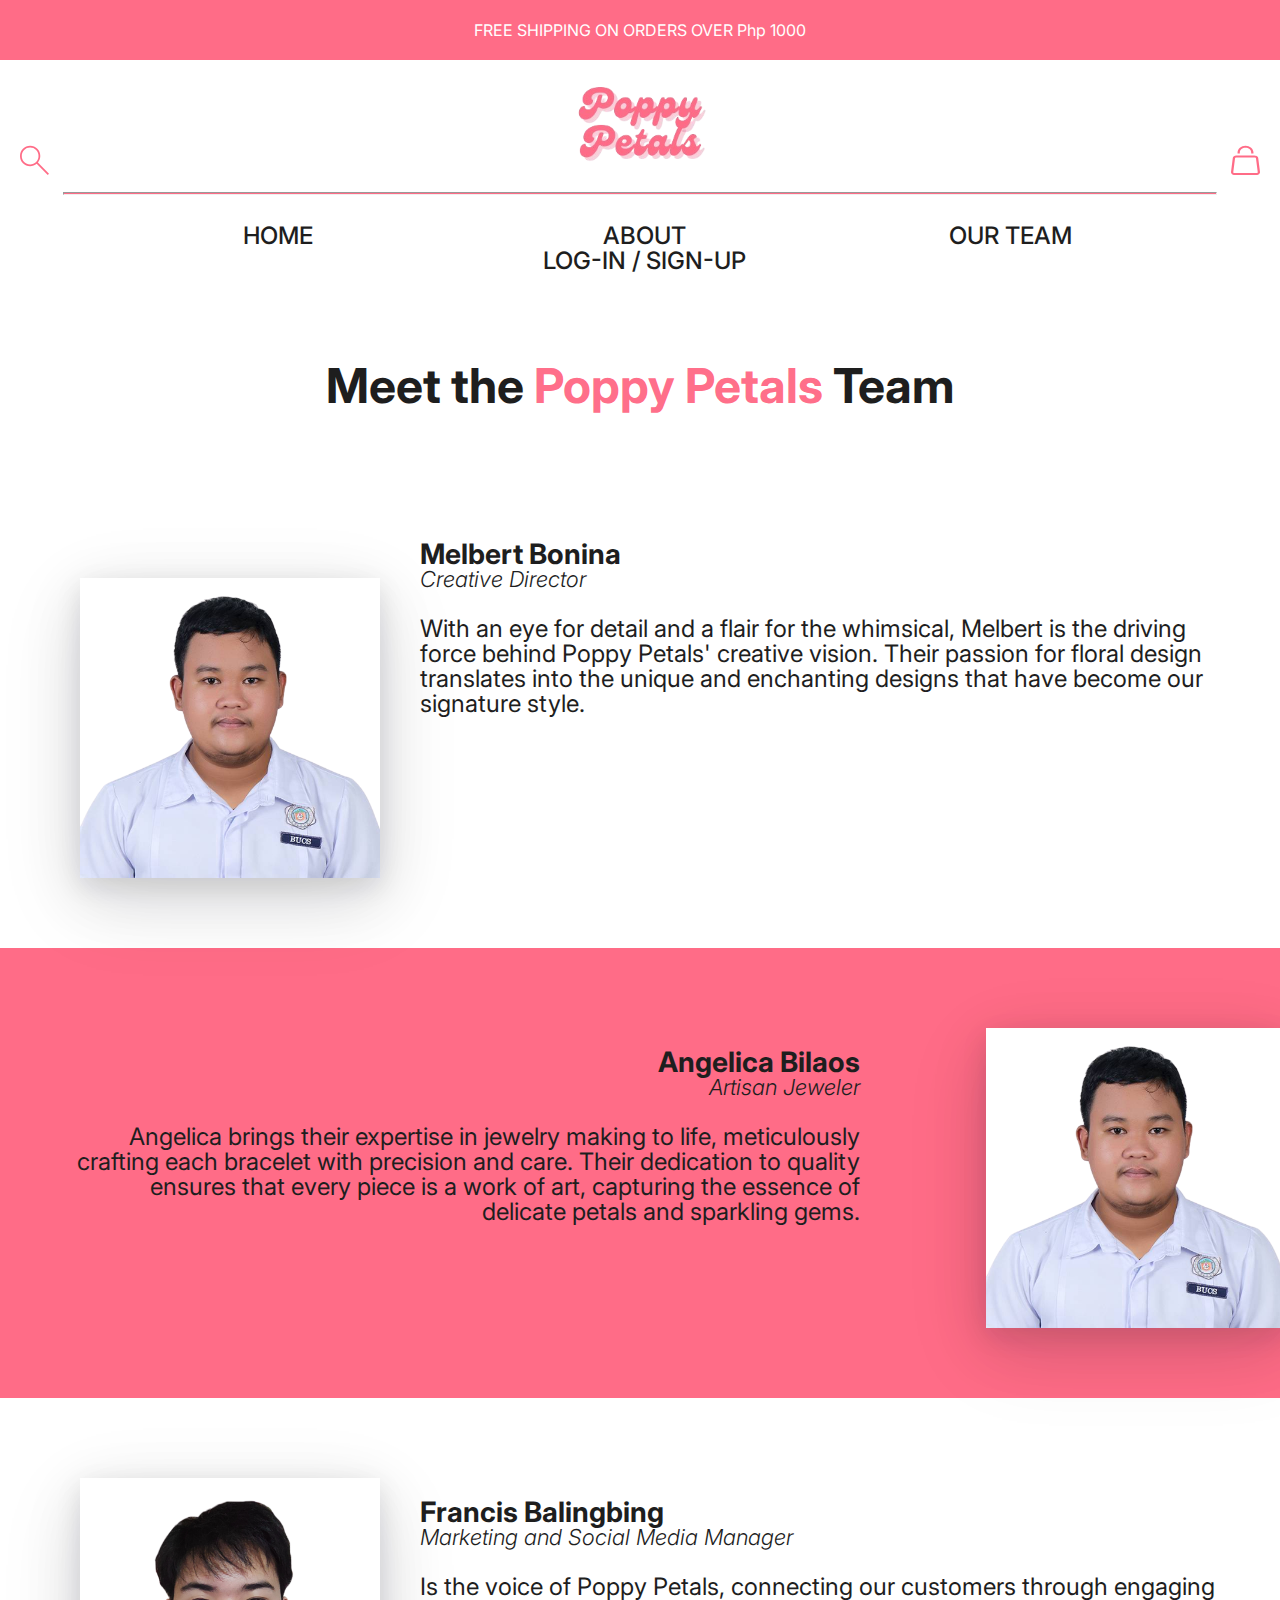
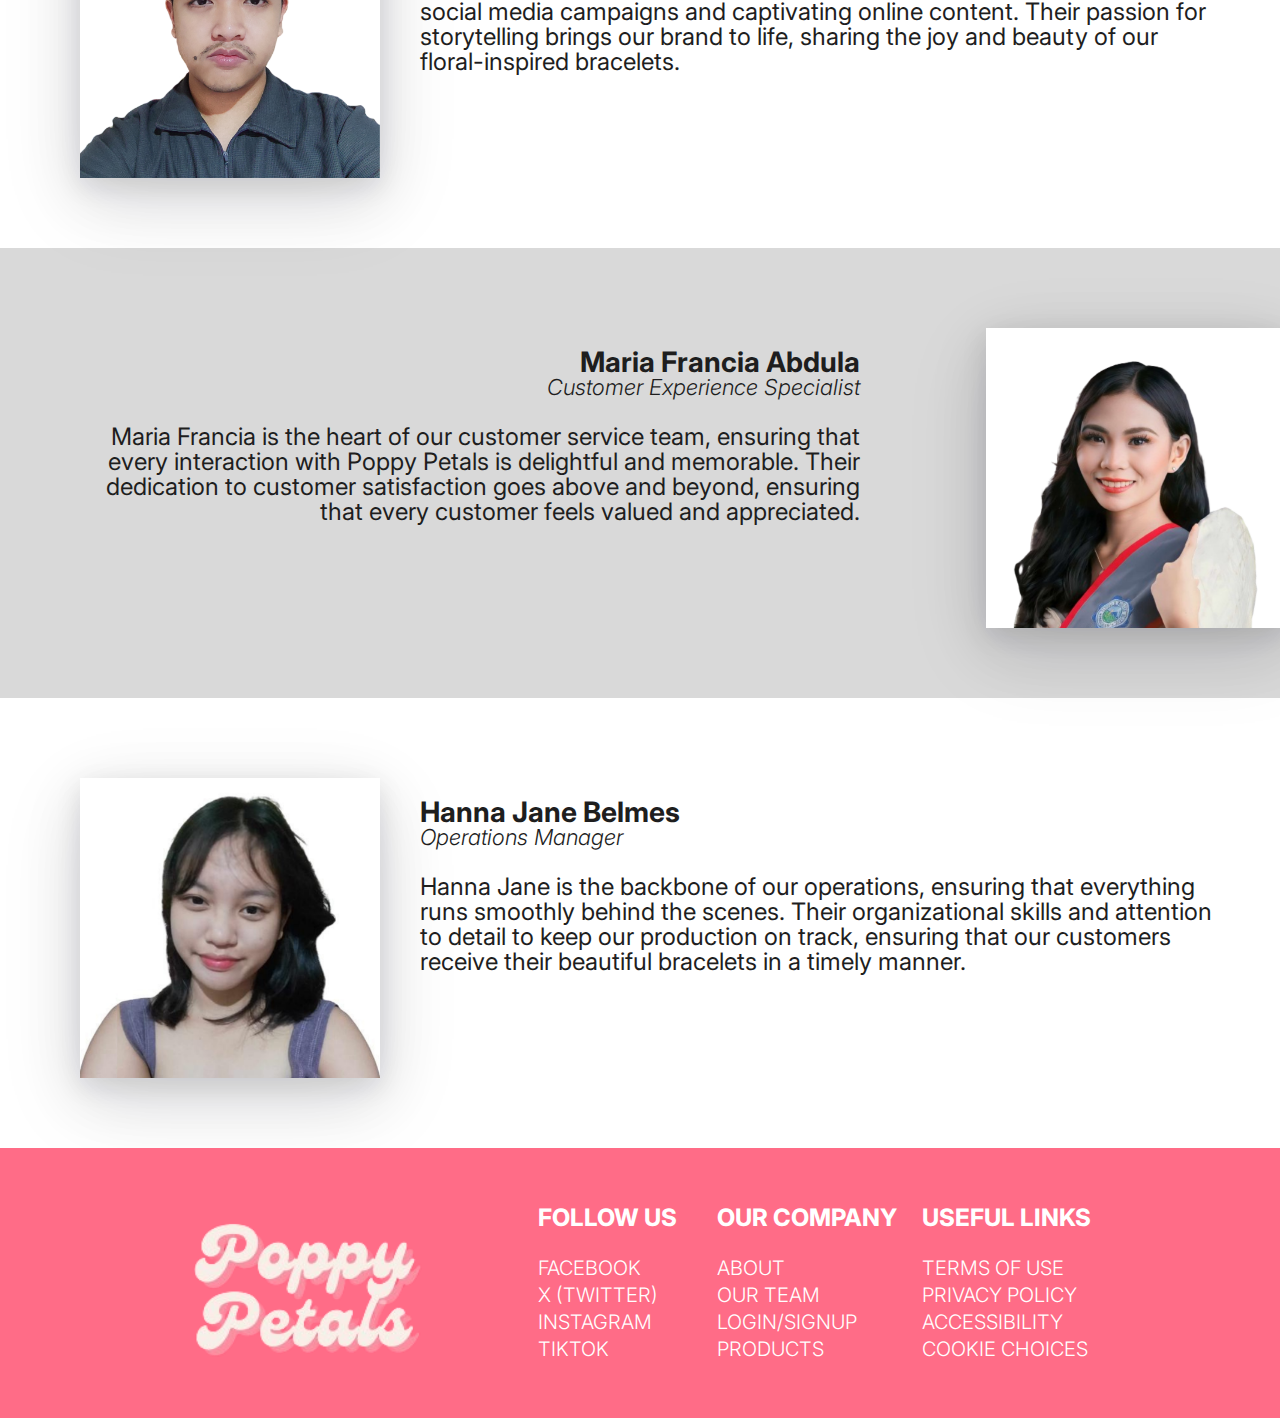
<file: code/team.html>
<!DOCTYPE html>
<html>
    <head>
        <meta charset="UTF-8">
        <meta name="viewport" content="width=device-width, initial-scale=1.0" >
        <title>Poppy Petals - Embrace the elegance of wrist wear</title>
        <link rel="stylesheet" href="style.css">
        <link rel="preconnect" href="https://fonts.googleapis.com">
        <link rel="preconnect" href="https://fonts.gstatic.com" crossorigin>
        <link href="https://fonts.googleapis.com/css2?family=Inter:wght@100;200;300;400;500;600;700;800;900&display=swap" rel="stylesheet">
    </head>
    <body>
        <header>
            <section class="announcement">
                <p>FREE SHIPPING ON ORDERS OVER Php 1000</p>
            </section>
            <section class="icons">
                <a href="underDevelopment.html"><img class="icon" src="Search.svg" alt="Search Button"></a>
                <a href="index.html"><img class="logo" src="logotrans.png" alt="Brand Logo"></a>
                <a href="product.html"><img class="icon" src="Cart.svg" alt="Cart Button"></a>
            </section>
            <hr>
            <nav class="menu">
                <ul>
                    <li><a href="index.html"> Home</a></li>
                    <li><a href="about.html"> About</a></li>
                    <li><a href="team.html"> Our Team</a></li>
                    <li><a href="login.html"> Log-in / Sign-up</a></li>
                </ul>
            </nav>
        </header>
        <main class="members">
            <h1>Meet the <span>Poppy Petals</span> Team</h1>
            <section class="member1">
                <img src="bonina.png" alt="Melbert Bonina">
                <div class="melbert">
                    <h3>Melbert Bonina</h3>
                    <h3 class="role">Creative Director</h3>
                    <p>With an eye for detail and a flair for the whimsical, Melbert is the driving force behind Poppy Petals' creative vision. Their passion for floral design translates into the unique and enchanting designs that have become our signature style.</p>
                </div>
            </section>
            <section class="member2">
                <img src="bonina.png" alt="Angelica Bilaos">
                <div class="angelica">
                    <h3>Angelica Bilaos</h3>
                    <h3 class="role">Artisan Jeweler</h3>
                    <p>Angelica brings their expertise in jewelry making to life, meticulously crafting each bracelet with precision and care. Their dedication to quality ensures that every piece is a work of art, capturing the essence of delicate petals and sparkling gems.</p>
                </div>
            </section>
            <section class="member1">
                <img src="balingbing.jpg" alt="Francis Balingbing">
                <div class="francis">
                    <h3>Francis Balingbing</h3>
                    <h3 class="role">Marketing and Social Media Manager</h3>
                    <p>Is the voice of Poppy Petals, connecting our customers through engaging social media campaigns and captivating online content. Their passion for storytelling brings our brand to life, sharing the joy and beauty of our floral-inspired bracelets.</p>
                </div>
            </section>
            <section class="member3">
                <img src="abdula.png" alt="Maria Francia Abdula">
                <div class="france">
                    <h3>Maria Francia Abdula</h3>
                    <h3 class="role">Customer Experience Specialist</h3>
                    <p>Maria Francia is the heart of our customer service team, ensuring that every interaction with Poppy Petals is delightful and memorable. Their dedication to customer satisfaction goes above and beyond, ensuring that every customer feels valued and appreciated.</p>
                </div>
            </section>
            <section class="member1">
                <img src="belmes.png" alt="Hanna Jane Belmes">
                <div class="hanna">
                    <h3>Hanna Jane Belmes</h3>
                    <h3 class="role">Operations Manager</h3>
                    <p>Hanna Jane is the backbone of our operations, ensuring that everything runs smoothly behind the scenes. Their organizational skills and attention to detail to keep our production on track, ensuring that our customers receive their beautiful bracelets in a timely manner.</p>
                </div>
            </section>
        </main>
        <footer>
            <img class="logo" src="logo.png" alt="Brand Logo">
            <section class="follow">
                <h3>Follow us</h3>
                <ul>
                    <li><a href="https://www.facebook.com" target="_blank">Facebook</a></li>
                    <li><a href="https://www.twitter.com" target="_blank">X (Twitter)</a></li>
                    <li><a href="https://www.instagram.com" target="_blank">Instagram</a></li>
                    <li><a href="https://www.tiktok.com" target="_blank">TikTok</a></li>
                </ul>
            </section>
            <section class="company">
                <h3>Our Company</span></h3>
                <ul>
                    <li><a href="about.html">About</a></li>
                    <li><a href="team.html">Our Team</a></li>
                    <li><a href="login.html">LogIn/SignUp</a></li>
                    <li><a href="product.html">Products</a></li>
                </ul>
            </section>
            <section class="usefulLinks">
                <h3>Useful Links</h3>
                <ul>
                    <li><a href="underDevelopment.html" target="_blank">Terms of Use</a></li>
                    <li><a href="underDevelopment.html" target="_blank">Privacy Policy</a></li>
                    <li><a href="underDevelopment.html" target="_blank">Accessibility</a></li>
                    <li><a href="underDevelopment.html" target="_blank">Cookie Choices</a></li>
                </ul>
            </section>
        </footer>
    </body>
</html>
</file>
<file: style.css>
body {
    margin: auto;
    background: #FFF;

    font-size: 1.5rem;
    font-family: 'Inter', sans-serif;
    color: #1E1E1E;
    font-style: normal;
    line-height: 25px;
}

.home {
    height: 112.5rem;
}

.announcement {
    width: 100%;
    height: 3.75rem;
    background: rgba(255, 78, 111, 0.83);

    display: flex;
    justify-content: center;
    align-items: center;

    color: #FFF;
    font-weight: 500;
    font-size: 1rem;
}

.icons {
    width: 100%;
    height: 6.5rem;
    display: flex;
    justify-content: space-around;
    align-items: flex-end;
    gap: 2em;

    position: relative;
}

.logo {
    width: 8.75rem;
    aspect-ratio: 1.5/1;
    object-fit: cover;
}

hr {
    margin: 0, 1.5625rem, 0, 1.5625rem;
    width: 90%;
    height: 0.0625rem;
    background: rgba(255, 78, 111, 0.83);
}

.menu ul {
    list-style: none;
    font-size: 100%;
    text-align: center;
}


.menu li {
    display: inline-block;
    width: 22.5rem;
}

.menu a {
    font-weight: 500;
    color: #1E1E1E;
    text-align: center;
    text-transform: uppercase;
    text-decoration: none;
}

.menu a:hover {
    color: rgba(255, 78, 111, 0.83);
}

.tagline img {
    aspect-ratio: 2.6/1;
    max-height: 640px;
    max-width: 100%;
    opacity: 0.85;
    object-fit: cover;
}

.tagline h3 {
    font-size: 10rem;
    font-weight: bold;
    font-style: italic;
    color: #FFF;

    line-height: 125px;
    position: absolute;
    top: 28%;
    left: 10%;
}

.highlight {
    color: rgba(255, 78, 111);
}

/* Product Section */
.product {
    width: 90%;
    text-align: center;
    margin: 5%;
}

.product h1 {
    font-size: 50px;
    font-weight: 900;
    text-transform: uppercase;
    text-align: center;
    margin-bottom: 20px;
}

.product-card {
    max-width: 250px;
    background-color: #fff;
    padding: 1em;
    box-shadow: rgba(17, 17, 26, 0.1) 0px 8px 24px, rgba(17, 17, 26, 0.1) 0px 16px 56px, rgba(17, 17, 26, 0.1) 0px 24px 80px;
    margin: 40px;
    text-align: left;
    border-radius: 10px;
}

.product-card img {
    width: 250px;

}

.product-card h4 {
    font-size: 24px;
    font-weight: 800;
    margin: 0.5em 0;
    text-transform: capitalize;
}

.product-card p {
    font-size: 20px;
    font-weight: 300;
    margin-top: -10px;
    font-style: italic;
}

.product-card div {
    font-size: 20px;
    display: flex;
    justify-content: space-between;
    align-items: center;
    color: rgba(255, 78, 111);
}

.product-card button {
    background-color: rgba(255, 78, 111);
    color: #fff;
    border: none;
    border-radius: 50%;
    width: 25px;
    height: 25px;
    font-size: 1em;
}

.product-card:hover {
    background-color: rgba(255, 78, 111, 0.60);
    color: #fff;
}

.product-card:hover button {
    color: #1E1E1E;
    background-color: #FFF;
}

.product-card:hover div {
    color: #fff;
}

.productset {
    display: flex;
    justify-content: center;
    align-items: center;
}

button {
    width: 120px;
    height: 50px;
    cursor: pointer;

    font-size: 25px;
    color: #fff;

    background-color: rgba(255, 78, 111, 0.83);
    border: none;
    border-radius: 10px;
}

button:hover {
    background-color: #D9D9D9;
    color: rgba(255, 78, 111, 0.83);
}


.testimonial {
    position: relative;
}

.testimonial img {
    aspect-ratio: 5/1;
    max-height: 360px;
    max-width: 100%;
    object-fit: cover;

}

.quote {
    position: absolute;
    top: 24%;
    left: 10%;
    z-index: 1;
}

.testimonial p {
    font-size: 30px;
    font-weight: 200;
    font-style: italic;
    color: #fff;

    position: absolute;
    line-height: 40px;

    top: 65%;
    right: 10%;

}

.testimonial .italicized {
    top: 15%;
    left: 25%;
    right: 18%;
}

.subscription {
    position: relative;
    top: 25px;
}

.subscription p {
    text-align: center;
    position: absolute;
    top: 100%;
    left: 32%;
    right: 32%;
}

.subscription form {
    position: relative;
    top: 160px;

    display: flex;
    justify-content: center;
    gap: 20px;
}

form input {
    border: 1px solid rgba(255, 78, 111, 0.83);
    width: 360px;
    height: 24px;
    font-size: 24px;
    padding: 10px;
    color: rgba(255, 78, 111, 0.83);
    border-radius: 5px;
}

form input::placeholder {
    color: rgba(255, 78, 111, 0.83);
    font-size: 24px;
}

form input:focus {
    outline: none;
    border: 1px solid #1E1E1E;
    color: #1E1E1E;
}


form input[type='submit'] {
    width: 180px;
    height: 46px;
    cursor: pointer;

    font-size: 24px;
    color: #fff;

    background-color: rgba(255, 78, 111, 0.83);
    border: none;
    border-radius: 10px;
}

form input[type='submit']:hover {
    background-color: #D9D9D9;
    color: rgba(255, 78, 111, 0.83);
}

footer {
    background-color: rgba(255, 78, 111, 0.83);
    padding-left: 100px;

    position: relative;
    top: 300px;

    display: flex;
    height: 30vh;
    align-items: center;
    gap: 3em;
}

footer section {
    display: inline-block;
}

footer .follow {
    position: absolute;
    left: 42%;
}

footer .company {
    position: absolute;
    left: 56%;
}

footer .usefulLinks {
    position: absolute;
    left: 72%;
}

footer .logo {
    position: absolute;
    top: 25%;
    left: 14%;

    width: 250px;
    aspect-ratio: 1.5/1;
    object-fit: cover;
    image-resolution: 720dpi;
}

footer ul {
    list-style: none;
    padding-left: 0;
}

footer a {
    font-size: 20px;
    font-weight: 300;
    color: #fff;
    text-align: center;
    text-transform: uppercase;
    text-decoration: none;
}

footer h3 {
    font-size: 24px;
    font-weight: 750;
    color: #fff;
    text-transform: uppercase;
    text-align: center;
}

footer a:hover {
    color: #FFF;
    text-decoration: underline;
}

/** Under Development Page **/

.under {
    margin: 25px;
    text-align: center;

    position: relative;
    top: 100px;
}

.under h1 {
    font-size: 160px;
    font-weight: 900;
    color: rgba(255, 78, 111);

    position: relative;
    top: 10%;
}

.under p {
    font-size: 30px;
    font-style: italic;
    margin: 15px;
    font-weight: 300;
    text-align: left;

    position: relative;
    top: -36px;
    left: 17%;
}

.under span {
    color: rgba(255, 78, 111);
}

.under span:hover {
    text-decoration: underline;
}

/** About Page **/

.about {
    height: 1320px;
}

.about h2 {
    padding-left: 20%;
    padding-right: 20%;
    text-align: center;
}

.about h1 {
    padding-left: 20%;
    padding-right: 20%;
    text-align: center;
}

.about p {
    padding-left: 20%;
    padding-right: 20%;
    text-align: center;
}

.about section {
    padding: 5%;
    padding-top: 2%;
    padding-bottom: 2%;
}

.about .intro {
    background-color: #D9D9D9;
}

.about h2 {
    line-height: 40px;
    padding-left: 22%;
    padding-right: 22%;
    font-weight: 400;
}

.about h1 {
    line-height: 40px;
    padding-left: 22%;
    padding-right: 22%;
    font-weight: 400;
}

.about .intro .italic {
    font-style: italic;
    color: rgba(255, 78, 111);
}

.about .intro .bold {
    font-weight: 700;
}

.about h1 {
    font-size: 50px;
    font-weight: 800;
}

.about img {
    width: 100%;
    max-width: fit-content;
    height: 640px;
    aspect-ratio: 3/1;
}

.about .mission-vision {
    color: #fff;
    position: absolute;
    top: 100%;
}

.about .promise {
    position: relative;
}

/** Product page **/
.product-page {
    height: 1550px;
}

.product-page .submenu {
    margin-top: 4%;
    margin-left: 10%;
    margin-right: 10%;
    margin-bottom: 3%;
    display: flex;
    justify-content: space-between;
    align-items: center;
}

.product-page .submenu a {
    color: rgba(255, 78, 111, 0.83);
    text-decoration: none;
    text-transform: uppercase;
    font-weight: 850;
}

.submenu a:hover {
    color: #1E1E1E;
}

.pages {
    margin-top: 5%;
    text-align: center;
}

.pages a {
    color: #1E1E1E;
    text-decoration: none;
    text-transform: uppercase;
    font-weight: 750;
    font-size: 30px;
}

.pages a:hover {
    color: rgba(255, 78, 111, 0.83);
}

/* Team Page */
.members {
    height: 2075px;
}

.members span {
    color: rgba(255, 78, 111, 0.83);
}

.members h1 {
    text-align: center;
    margin: 100px;
}

.member1 {
    height: 450px;
}

.member1 img {
    width: 300px;
    aspect-ratio: 1/1;
    position: relative;
    top: 80px;
    left: 80px;
    background-color: #fff;
    box-shadow: rgba(17, 17, 26, 0.1) 0px 8px 24px, rgba(17, 17, 26, 0.1) 0px 16px 56px, rgba(17, 17, 26, 0.1) 0px 24px 80px;
}

.member1 .melbert {
    position: absolute;
    bottom: 160px;
    left: 420px;
    right: 5%;
}

.member1 .francis {
    position: absolute;
    top: 1500px;
    left: 420px;
    right: 5%;
}

.member1 .hanna {
    position: absolute;
    top: 2400px;
    left: 420px;
    right: 5%;
}

.member2 .angelica {
    position: absolute;
    top: 1050px;
    right: 420px;
    left: 5%;
    text-align: right;
}

.member3 .france {
    position: absolute;
    top: 1950px;
    right: 420px;
    left: 5%;
    text-align: right;
}

.members h3 {
    margin: 0;
}

.members .role {
    font-weight: 300;
    font-style: italic;
    font-size: 22px;
}

.member2 {
    background-color: rgba(255, 78, 111, 0.83);
    height: 450px;
}

.member2 img {
    width: 300px;
    aspect-ratio: 1/1;
    position: relative;
    top: 80px;
    right: -77%;
    background-color: #fff;
    box-shadow: rgba(17, 17, 26, 0.1) 0px 8px 24px, rgba(17, 17, 26, 0.1) 0px 16px 56px, rgba(17, 17, 26, 0.1) 0px 24px 80px;
}

.member3 {
    background-color: #D9D9D9;
    height: 450px;
}

.member3 img {
    width: 300px;
    aspect-ratio: 1/1;
    position: relative;
    top: 80px;
    right: -77%;
    background-color: #fff;
    box-shadow: rgba(17, 17, 26, 0.1) 0px 8px 24px, rgba(17, 17, 26, 0.1) 0px 16px 56px, rgba(17, 17, 26, 0.1) 0px 24px 80px;
}

/* Login Page */

.login {
    width: 30%;
    position: relative;
    top: 50px;
    left: 560px;
    text-align: center;
    position: relative;
}

fieldset {
    padding-top: 50px;
    padding-bottom: 40px;
    border-radius: 10px;
    box-shadow: rgba(17, 17, 26, 0.1) 0px 8px 24px, rgba(17, 17, 26, 0.1) 0px 16px 56px, rgba(17, 17, 26, 0.1) 0px 24px 80px;
    border: none;
}

label {
    display: block;
    text-align: left;
    margin-left: 36px;
    margin-top: 20px;
    font-size: 22px;
}

.login p {
    text-align: left;
    margin-left: 36px;
    font-size: 22px;
}

.login a {
    color: rgba(255, 78, 111, 0.83);
    text-decoration: none;
}

.login a:hover {
    text-decoration: underline;
}

.login input {
    border-radius: 5px;
}

.login input[type="submit"] {
    margin-top: 25px;
    border-radius: 10px;
}

/* Sign Up Page */

.signup {
    width: 30%;
    position: relative;
    top: 50px;
    left: 560px;
    text-align: center;
    position: relative;
}

.signup p {
    text-align: left;
    margin-left: 36px;
    font-size: 22px;
}

.signup a {
    color: rgba(255, 78, 111, 0.83);
    text-decoration: none;
}

.signup a:hover {
    text-decoration: underline;
}

.signup input {
    border-radius: 5px;
}

.signup input[type="submit"] {
    margin-top: 25px;
    border-radius: 10px;
}

/* For Laptop*/

@media only screen and (max-width: 1550px)  { 

    .home {
        height: 90.5rem;
    }
    
    .tagline h3 {
        font-size: 140px;
        line-height: 120px;

        position: absolute;
        top: 26%;
    }

    .icons {
        width: 100%;
        height: 50px;
        display: flex;
        justify-content: space-around;
        align-items: center;
        gap: 20.25rem;
        padding-left: 2px;
        margin-top: 1.5rem;
        margin-bottom: 1rem;
        position: relative;
        bottom: -0.5rem;
    }

    .icon {
        width: 75%;
        position: relative;
        bottom: -1rem;
    }

    .logo {
        width: 7rem;
    }

    .menu ul {
        font-size: 90%;
        width: 80%; 
        margin-left: 90px;
        display: flex;
        justify-content: space-between;
        align-items: center;
    }
    
    
    .menu li {
        width: 15.5rem;
    }

    .product-page{
        height: 140vh;
    }

    .product h1 {
        font-size: 40px;
    }

    .product-card div {
        font-size: 1rem;
        display: flex;
        justify-content: space-between;
        align-items: center;
        color: rgba(255, 78, 111);
    }

    .product {
        width: 90%;
        text-align: center;
        margin: 5%;
    }

    .product-card {
        width: 8em;
        background-color: #fff;
        padding: 0.5em;
        box-shadow: rgba(17, 17, 26, 0.1) 0px 8px 24px, rgba(17, 17, 26, 0.1) 0px 16px 56px, rgba(17, 17, 26, 0.1) 0px 24px 80px;
        margin: 20px;
        text-align: left;
        border-radius: 5px;
    }

    .product-card img {
        max-width: 100%;
    }

    .product-card h4 {
        font-size: 22px;
        margin: 0.2em 0;
    }

    .product-card p {
        font-size: 0.95rem;
        margin-top: -0.5rem;
    }

    .product-card button {
        width: 20px;
        height: 20px;
        font-size: 0.75em;
    }

    .productset {
        margin: 10px;
        margin-bottom: 20px;
    }

    button {
        width: 90px;
        height: 40px;
        font-size: 1.25rem;
        border-radius: 5px;
    }

    .quote {
        width: 165px;
        height: 140px;
        position: absolute;
        top: 23%;
        left: 7%;
        z-index: 1;
    }
    
    .testimonial p {
        font-size: 25px;
        font-weight: 200;
        font-style: italic;
        color: #fff;
    
        position: absolute;
        line-height: 27px;
    
        top: 65%;
        right: 10%;
    
    }
    
    .testimonial .italicized {
        top: 13%;
        left: 25%;
        right: 10%;
    }
    
    .subscription {
        position: relative;
        top: 20px;
    }
    
    .subscription p {
        font-size: 22px;
        text-align: center;
        position: absolute;
        top: 50%;
        left: 32%;
        right: 32%;
    }
    
    .subscription form {
        position: relative;
        top: 120px;
    
        display: flex;
        justify-content: center;
        gap: 20px;
    }
    
    form input {
        border: 1px solid rgba(255, 78, 111, 0.83);
        width: 360px;
        height: 22px;
        font-size: 24px;
        padding: 10px;
        color: rgba(255, 78, 111, 0.83);
        border-radius: 5px;
    }
    
    form input::placeholder {
        color: rgba(255, 78, 111, 0.83);
        font-size: 24px;
    }
    
    form input:focus {
        outline: none;
        border: 1px solid #1E1E1E;
        color: #1E1E1E;
    }
    
    
    form input[type='submit'] {
        width: 180px;
        height: 46px;
        cursor: pointer;
    
        font-size: 22px;
        color: #fff;
    
        background-color: rgba(255, 78, 111, 0.83);
        border: none;
        border-radius: 10px;
    }
    
    form input[type='submit']:hover {
        background-color: #D9D9D9;
        color: rgba(255, 78, 111, 0.83);
    }
    
    footer {
        background-color: rgba(255, 78, 111, 0.83);
        padding-left: 100px;
    
        position: relative;
        height: 35vh;
    
        display: flex;
        align-items: center;
        gap: 3em;
    }
    
    footer section {
        display: inline-block;
    }
    
    footer .follow {
        position: absolute;
        left: 42%;
    }
    
    footer .company {
        position: absolute;
        left: 59%;
    }
    
    footer .usefulLinks {
        position: absolute;
        left: 78%;
    }
    
    footer .logo {
        position: absolute;
        top: 25%;
        left: 10%;
    
        width: 250px;
        aspect-ratio: 1.5/1;
        object-fit: cover;
        image-resolution: 720dpi;
    }
    
    footer ul {
        list-style: none;
        padding-left: 0;
    }
    
    footer a {
        font-size: 20px;
        font-weight: 300;
        color: #fff;
        text-align: center;
        text-transform: uppercase;
        text-decoration: none;
    }
    
    footer h3 {
        font-size: 24px;
        font-weight: 750;
        color: #fff;
        text-transform: uppercase;
        text-align: center;
    }
    
    footer a:hover {
        color: #FFF;
        text-decoration: underline;
    }
    
    /** Under Development Page **/
    
    .under {
        margin: 25px;
        text-align: center;
    
        position: relative;
        top: 100px;
    }
    
    .under h1 {
        font-size: 120px;
        font-weight: 900;
        color: rgba(255, 78, 111);
    
        position: relative;
        top: 10%;
    }
    
    .under p {
        font-size: 25px;
        position: relative;
        top: -36px;
        left: 14%;
    }
    
    .under span {
        color: rgba(255, 78, 111);
    }
    
    .under span:hover {
        text-decoration: underline;
    }
    
    /** About Page **/
    .about h2 {
        width: 75%;
        text-align: center;
        position: relative;
        right: 110px;
    }
    
    .about h1 {
        padding-left: 1%;
        padding-right: 1%;
        text-align: center;
    }
    
    .about p {
        padding-left: 10%;
        padding-right: 10%;
        text-align: center;
    }
    
    .about section {
        padding: 5%;
        padding-top: 2%;
        padding-bottom: 2%;
    }
    
    .about .intro {
        background-color: #D9D9D9;
    }
    
    .about h2 {
        line-height: 40px;
        padding-left: 22%;
        padding-right: 22%;
        font-weight: 400;
    }
    
    .about h1 {
        line-height: 40px;
        padding-left: 22%;
        padding-right: 22%;
        font-weight: 400;
    }
    
    .about .intro .italic {
        font-style: italic;
        color: rgba(255, 78, 111);
    }
    
    .about .intro .bold {
        font-weight: 700;
    }
    
    .about h1 {
        font-size: 50px;
        font-weight: 800;
    }

    .about .mission-vision {
        position: absolute;
        top: 120%;
    }

    /* Team Page */
    .members span {
        color: rgba(255, 78, 111, 0.83);
    }
    
    .members h1 {
        text-align: center;
        margin: 100px;
    }
    
    .member1 {
        height: 450px;
    }
    
    .member1 img {
        width: 300px;
        aspect-ratio: 1/1;
        position: relative;
        top: 80px;
        left: 80px;
        background-color: #fff;
        box-shadow: rgba(17, 17, 26, 0.1) 0px 8px 24px, rgba(17, 17, 26, 0.1) 0px 16px 56px, rgba(17, 17, 26, 0.1) 0px 24px 80px;
    }
    
    .member1 .melbert {
        position: absolute;
        top: 580px;
        left: 420px;
        right: 5%;
    }
    
    .member1 .francis {
        position: absolute;
        top: 1460px;
        left: 420px;
        right: 5%;
    }
    
    .member1 .hanna {
        position: absolute;
        top: 2360px;
        left: 420px;
        right: 5%;
    }
    
    .member2 .angelica {
        position: absolute;
        top: 1020px;
        right: 420px;
        left: 5%;
        text-align: right;
    }
    
    .member3 .france {
        position: absolute;
        top: 1910px;
        right: 420px;
        left: 5%;
        text-align: right;
    }
    
    .members h3 {
        margin: 0;
    }
    
    .members .role {
        font-weight: 300;
        font-style: italic;
        font-size: 22px;
    }
    
    .member2 {
        background-color: rgba(255, 78, 111, 0.83);
        height: 450px;
    }
    
    .member2 img {
        width: 300px;
        aspect-ratio: 1/1;
        position: relative;
        top: 80px;
        left: 74%;
        background-color: #fff;
        box-shadow: rgba(17, 17, 26, 0.1) 0px 8px 24px, rgba(17, 17, 26, 0.1) 0px 16px 56px, rgba(17, 17, 26, 0.1) 0px 24px 80px;
    }
    
    .member3 {
        background-color: #D9D9D9;
        height: 450px;
    }
    
    .member3 img {
        width: 300px;
        aspect-ratio: 1/1;
        position: relative;
        top: 80px;
        left: 74%;
        background-color: #fff;
        box-shadow: rgba(17, 17, 26, 0.1) 0px 8px 24px, rgba(17, 17, 26, 0.1) 0px 16px 56px, rgba(17, 17, 26, 0.1) 0px 24px 80px;
    }
    
    /* Login Page */
    
    .login {
        width: 36%;
        position: relative;
        top: 100px;
        left: 465px;
        text-align: center;
        position: relative;
    }

    .login input {
        width: 86%;
        margin-top: 1px;
    }
    
    fieldset {
        padding-top: 30px;
        padding-bottom: 30px;
        border-radius: 10px;
        box-shadow: rgba(17, 17, 26, 0.1) 0px 8px 24px, rgba(17, 17, 26, 0.1) 0px 16px 56px, rgba(17, 17, 26, 0.1) 0px 24px 80px;
        border: none;
    }
    
    label {
        display: block;
        text-align: left;
        margin-left: 16px;
        margin-top: 20px;
        font-size: 20px;
    }
    
    .login p {
        text-align: left;
        margin-left: 16px;
        font-size: 20px;
    }

    /* Sign Up Page */
    
    .signup {
        width: 36%;
        position: relative;
        top: 80px;
        left: 465px;
        text-align: center;
        position: relative;
    }
    
    .signup p {
        text-align: left;
        margin-left: 16px;
        font-size: 20px;
    }

    .signup input {
        width: 86%;
        margin-top: 1px;
    }
    
    .signup input[type="submit"] {
        margin-top: 25px;
        border-radius: 10px;
    }

    .product-page .submenu {
        margin-top: 3%;
        margin-left: 15%;
        margin-right: 15%;
        margin-bottom: 2%;
        display: flex;
        justify-content: space-between;
        align-items: center;
    }
    

}



/* Media query for smaller screens (e.g., tablets) */

@media only screen and (max-width: 768px) {
    body {
        font-size: 18px;
        line-height: 20px;
    }

    .announcement {
        font-size: 0.85em;
    }

    .home {
        height: 100vh;
    }

    .menu ul {
        display: flex;
        justify-content: space-between;
        align-items: center;
        gap: 1rem;
        position: relative;
        left: -2.75rem;
    }

    .tagline h3 {
        font-size: 4.5rem;
        line-height: 60px;

        position: absolute;
        top: 26%;
    }

    .icons {
        width: 100%;
        height: 50px;
        display: flex;
        justify-content: space-around;
        justify-content: center;
        align-items: center;
        gap: 16.25rem;
        padding-left: 2px;
        margin-top: 1.5rem;
        margin-bottom: 1rem;
        position: relative;
        bottom: -0.5rem;
    }

    .icon {
        width: 75%;
        position: relative;
        bottom: -1rem;
    }

    .logo {
        width: 6.5rem;
    }

    .product h1 {
        font-size: 30px;
    }

    .product-card div {
        font-size: 12px;
        display: flex;
        justify-content: space-between;
        align-items: center;
        color: rgba(255, 78, 111);
    }

    .product {
        width: 90%;
        text-align: center;
        margin: 5%;
    }

    .product-card {
        width: 8em;
        background-color: #fff;
        padding: 0.5em;
        box-shadow: rgba(17, 17, 26, 0.1) 0px 8px 24px, rgba(17, 17, 26, 0.1) 0px 16px 56px, rgba(17, 17, 26, 0.1) 0px 24px 80px;
        margin: 10px;
        text-align: left;
        border-radius: 5px;
    }

    .product-card img {
        max-width: 100%;
    }

    .product-card h4 {
        font-size: 16px;
        margin: 0.2em 0;
    }

    .product-card p {
        font-size: 0.60rem;
        margin-top: -0.5rem;
    }

    .product-card button {
        width: 20px;
        height: 20px;
        font-size: 1em;
    }

    .productset {
        margin: 10px;
        margin-bottom: 20px;
    }

    button {
        width: 80px;
        height: 30px;
        font-size: 16px;
        border-radius: 5px;
    }

    .quote {
        height: 75px;
        width: 88px;
        position: absolute;
        top: 22%;
        left: 7%;
        z-index: 1;
    }

    .testimonial p {
        font-size: 16px;
        font-weight: 200;
        font-style: italic;
        color: #fff;

        position: absolute;
        line-height: 20px;

        top: 60%;
        right: 8%;

    }

    .testimonial .italicized {
        top: 8%;
        left: 22%;
        right: 8%;
    }

    .subscription p {
        text-align: center;
        position: absolute;
        top: 8px;
        left: 16%;
        right: 32%;
        width: 500px;
    }

    .subscription form {
        position: relative;
        top: 100px;

        display: flex;
        justify-content: center;
        gap: 20px;
    }

    form input {
        width: 180px;
        height: 14px;
        font-size: 16px;
        border-radius: 5px;
    }

    form input::placeholder {
        font-size: 16px;
    }

    form input[type='submit'] {
        width: 110px;
        height: 36px;

        font-size: 16px;
        border-radius: 5px;
        text-align: center;
    }

    footer a {
        font-size: 0.95rem;
    }

    footer h3 {
        font-size: 1.1rem;
    }

    footer .follow {
        position: absolute;
        left: 35%;
    }

    footer .company {
        position: absolute;
        left: 53%;
    }

    footer .usefulLinks {
        position: absolute;
        left: 75%;
    }

    footer .logo {
        position: absolute;
        left: 8%;
        width: 10rem;
    }

    /** About Page **/

    .about {
        height: 122vh;
    }

    .about h2 {
        line-height: 1.75rem;
        padding-left: 10%;
        padding-right: 10%;
        font-weight: 400;
    }

    .about h1 {
        line-height: 1.5rem;
        padding-left: 10%;
        padding-right: 10%;
    }

    .about h1 {
        font-size: 2.25rem;
    }

    .about img {
        height: 32rem;
        aspect-ratio: 3/1;
    }

    .about .mission-vision {
        position: absolute;
        top: 100%;
    }

    .about p {
        padding-left: 5%;
        padding-right: 5%;
    }

    /* Team Page */
    .members h1 {
        margin: 4rem;
    }

    .member1 {
        height: 29rem;
    }

    .member1 img {
        width: 300px;
        aspect-ratio: 1/1;
        position: relative;
        top: 80px;
        left: 80px;
    }

    .member1 .melbert {
        position: absolute;
        bottom: 2rem;
        left: 420px;
        right: 5%;
    }

    .member1 .francis {
        position: absolute;
        top: 86rem;
        left: 420px;
        right: 5%;
    }

    .member1 .hanna {
        position: absolute;
        top: 144rem;
        left: 420px;
        right: 5%;
    }

    .member2 .angelica {
        position: absolute;
        top: 58rem;
        right: 380px;
        left: 5%;
        text-align: right;
    }

    .member3 .france {
        position: absolute;
        top: 115rem;
        right: 380px;
        left: 5%;
        text-align: right;
    }

    .members h3 {
        margin: 0;
    }

    .members .role {
        font-size: 1.1rem;
    }

    .member2 {
        height: 29rem;
    }

    .member2 img {
        width: 300px;
        aspect-ratio: 1/1;
        position: relative;
        top: 80px;
        right: -55%;
        background-color: #fff;
        box-shadow: rgba(17, 17, 26, 0.1) 0px 8px 24px, rgba(17, 17, 26, 0.1) 0px 16px 56px, rgba(17, 17, 26, 0.1) 0px 24px 80px;
    }

    .member3 {
        background-color: #D9D9D9;
        height: 29rem;
    }

    .member3 img {
        width: 300px;
        aspect-ratio: 1/1;
        position: relative;
        top: 80px;
        right: -55%;
        background-color: #fff;
        box-shadow: rgba(17, 17, 26, 0.1) 0px 8px 24px, rgba(17, 17, 26, 0.1) 0px 16px 56px, rgba(17, 17, 26, 0.1) 0px 24px 80px;
    }

    /* Login Page */

    .login {
        height: 30vh;
        width: 50%;
        position: relative;
        top: 4rem;
        left: 11.5rem;
        text-align: center;
    }

    fieldset {
        padding-top: 1rem;
        padding-bottom: 1rem;
    }

    label {
        display: block;
        text-align: left;
        font-size: 1.15rem;
        margin-left: 1.75rem;
    }

    .login p {
        text-align: left;
        margin-left: 1.75rem;
        font-size: 1.15rem;
    }

    .login input {
        width: 77%;
        margin-top: 1px;
    }

    /* Sign Up Page */

    .signup {
        height: 60vh;
        width: 50%;
        position: relative;
        top: 4rem;
        left: 11.5rem;
        text-align: center;
    }

    .signup p {
        text-align: left;
        margin-left: 1.75rem;
        font-size: 1.15rem;
    }

    .signup input {
        width: 77%;
        margin-top: 1px;
    }

    /** Product page **/
    .product-page {
        height: 88vh;
    }

    .product-page .submenu {
        margin-top: 4%;
        margin-left: 10%;
        margin-right: 10%;
        margin-bottom: 3%;
        display: flex;
        justify-content: space-between;
        align-items: center;
    }

    .pages a {
        font-size: 1em;
    }

    /** Under Development Page **/

    .under {
        margin: 25px;
        text-align: center;

        position: relative;
        top: 7rem;
    }

    .under h1 {
        font-size: 5.25rem;
        font-weight: 900;
        color: rgba(255, 78, 111);

        position: relative;
        top: 10%;
    }

    .under p {
        font-size: 1.25em;
        margin: 8px;

        position: relative;
        top: 1%;
        left: 10%;
    }

}

/* Media query for even smaller screens (e.g., mobile devices) */

@media only screen and (max-width: 480px) {
    .announcement {
        font-size: 0.75em;
        height: 2.75rem;
    }

    .home {
        height: 60vh;
    } 

    .menu ul {
        font-size: 0.75rem;
        width: 100%;
    }

    .icons {
        width: 100%;
        height: 20px;
        display: flex;
        justify-content: space-around;
        justify-content: center;
        align-items: center;
        gap: 9.25rem;
        padding-left: 6px;
        margin-top: 1.5rem;
        margin-bottom: 1rem;
        position: relative;
        bottom: -0.5rem;
    }

    .icon {
        width: 50%;
        position: relative;
        bottom: -0.5rem;
    }

    .logo {
        width: 4.5rem;
    }

    .tagline h3 {
        font-size: 40px;
        line-height: 35px;

        position: absolute;
        top: 17%;
    }

    .product h1 {
        font-size: 24px;
    }

    .product-card div {
        font-size: 6px;

    }

    .product {
        width: 90%;
        text-align: center;
        margin: 5%;
    }

    .product-card {
        width: 4em;
        background-color: #fff;
        padding: 0.25em;
        box-shadow: rgba(17, 17, 26, 0.1) 0px 8px 24px, rgba(17, 17, 26, 0.1) 0px 16px 56px, rgba(17, 17, 26, 0.1) 0px 24px 80px;
        margin: 5px;
        text-align: left;
        border-radius: 5px;
    }

    .product-card h4 {
        font-size: 10px;
        margin: 0.2em 0;
    }

    .product-card p {
        font-size: 6px;
    }

    .product-card button {
        width: 10px;
        height: 12px;
    }

    .productset {
        margin: 10px;
        margin-bottom: 20px;
    }

    button {
        width: 80px;
        height: 30px;
        font-size: 16px;
        border-radius: 5px;
    }

    .quote {
        height: 75px;
        width: 88px;
        position: absolute;
        top: 22%;
        left: 7%;
        z-index: 1;
    }

    .testimonial p {
        font-size: 16px;
        font-weight: 200;
        font-style: italic;
        color: #fff;

        position: absolute;
        line-height: 20px;

        top: 60%;
        right: 8%;

    }

    .testimonial .italicized {
        top: 8%;
        left: 22%;
        right: 8%;
    }

    .subscription p {
        text-align: center;
        position: absolute;
        top: 8px;
        left: 16%;
        right: 32%;
        width: 500px;
    }

    .subscription form {
        position: relative;
        top: 100px;

        display: flex;
        justify-content: center;
        gap: 20px;
    }

    form input {
        width: 180px;
        height: 14px;
        font-size: 16px;
        border-radius: 5px;
    }

    form input::placeholder {
        font-size: 16px;
    }

    form input[type='submit'] {
        width: 110px;
        height: 36px;

        font-size: 16px;
        border-radius: 5px;
        text-align: center;
    }

    footer a {
        font-size: 0.95rem;
    }

    footer h3 {
        font-size: 1.1rem;
    }

    footer .follow {
        position: absolute;
        left: 35%;
    }

    footer .company {
        position: absolute;
        left: 53%;
    }

    footer .usefulLinks {
        position: absolute;
        left: 75%;
    }

    footer .logo {
        position: absolute;
        left: 8%;
        width: 10rem;
    }

    /** About Page **/

    .about {
        height: 122vh;
    }

    .about h2 {
        line-height: 1.75rem;
        padding-left: 10%;
        padding-right: 10%;
        font-weight: 400;
    }

    .about h1 {
        line-height: 1.5rem;
        padding-left: 10%;
        padding-right: 10%;
    }

    .about h1 {
        font-size: 2.25rem;
    }

    .about img {
        height: 32rem;
        aspect-ratio: 3/1;
    }

    .about .mission-vision {
        position: absolute;
        top: 100%;
    }

    .about p {
        padding-left: 5%;
        padding-right: 5%;
    }

    /* Team Page */
    .members h1 {
        margin: 4rem;
    }

    .member1 {
        height: 29rem;
    }

    .member1 img {
        width: 300px;
        aspect-ratio: 1/1;
        position: relative;
        top: 80px;
        left: 80px;
    }

    .member1 .melbert {
        position: absolute;
        bottom: 2rem;
        left: 420px;
        right: 5%;
    }

    .member1 .francis {
        position: absolute;
        top: 86rem;
        left: 420px;
        right: 5%;
    }

    .member1 .hanna {
        position: absolute;
        top: 144rem;
        left: 420px;
        right: 5%;
    }

    .member2 .angelica {
        position: absolute;
        top: 58rem;
        right: 380px;
        left: 5%;
        text-align: right;
    }

    .member3 .france {
        position: absolute;
        top: 115rem;
        right: 380px;
        left: 5%;
        text-align: right;
    }

    .members h3 {
        margin: 0;
    }

    .members .role {
        font-size: 1.1rem;
    }

    .member2 {
        height: 29rem;
    }

    .member2 img {
        width: 300px;
        aspect-ratio: 1/1;
        position: relative;
        top: 80px;
        right: -55%;
        background-color: #fff;
        box-shadow: rgba(17, 17, 26, 0.1) 0px 8px 24px, rgba(17, 17, 26, 0.1) 0px 16px 56px, rgba(17, 17, 26, 0.1) 0px 24px 80px;
    }

    .member3 {
        background-color: #D9D9D9;
        height: 29rem;
    }

    .member3 img {
        width: 300px;
        aspect-ratio: 1/1;
        position: relative;
        top: 80px;
        right: -55%;
        background-color: #fff;
        box-shadow: rgba(17, 17, 26, 0.1) 0px 8px 24px, rgba(17, 17, 26, 0.1) 0px 16px 56px, rgba(17, 17, 26, 0.1) 0px 24px 80px;
    }

    /* Login Page */

    .login {
        height: 30vh;
        width: 50%;
        position: relative;
        top: 4rem;
        left: 11.5rem;
        text-align: center;
    }

    fieldset {
        padding-top: 1rem;
        padding-bottom: 1rem;
    }

    label {
        display: block;
        text-align: left;
        font-size: 1.15rem;
        margin-left: 1.75rem;
    }

    .login p {
        text-align: left;
        margin-left: 1.75rem;
        font-size: 1.15rem;
    }

    .login input {
        width: 77%;
        margin-top: 1px;
    }

    /* Sign Up Page */

    .signup {
        height: 60vh;
        width: 50%;
        position: relative;
        top: 4rem;
        left: 11.5rem;
        text-align: center;
    }

    .signup p {
        text-align: left;
        margin-left: 1.75rem;
        font-size: 1.15rem;
    }

    .signup input {
        width: 77%;
        margin-top: 1px;
    }

    /** Product page **/
    .product-page {
        height: 88vh;
    }

    .product-page .submenu {
        margin-top: 4%;
        margin-left: 10%;
        margin-right: 10%;
        margin-bottom: 3%;
        display: flex;
        justify-content: space-between;
        align-items: center;
    }

    .pages a {
        font-size: 1em;
    }

    /** Under Development Page **/

    .under {
        margin: 25px;
        text-align: center;

        position: relative;
        top: 7rem;
    }

    .under h1 {
        font-size: 5.25rem;
        font-weight: 900;
        color: rgba(255, 78, 111);

        position: relative;
        top: 10%;
    }

    .under p {
        font-size: 1.25em;
        margin: 8px;

        position: relative;
        top: 1%;
        left: 10%;
    }
}
</file>
<file: code/style.css>
body {
    margin: auto;
    background: #FFF;

    font-size: 24px;
    font-family: 'Inter', sans-serif;
    color: #1E1E1E;
    font-style: normal;
    line-height: 25px;
}
.home {
    height: 1800px;
}
.announcement {
    width: 100%;
    height: 60px;
    background: rgba(255, 78, 111, 0.83);

    display: flex;
    justify-content: center;
    align-items: center;

    color: #FFF;
    font-weight: 500px;
    font-size: 16px;
}

.icons {
    width: 100%;
    height: 120px;
    display: flex;
    justify-content: space-around;
    align-items: end;  
    gap: 20em;

    position: relative;
}

.logo {
    width: 140px;
    aspect-ratio: 1.5/1;
    object-fit: cover;
}

hr {
    margin: 0, 25px, 0, 25px;
    width: 90%;
    height: 1px;   
    background: rgba(255, 78, 111, 0.83);
}

.menu ul {
    list-style: none;
    width: 90%;
    margin: 28px;
    text-align: center;
}


.menu li {
    display: inline-block;
    width: 360px;
}

.menu a{
    font-weight: 500;
    color: #1E1E1E;
    text-align: center;
    text-transform: uppercase;
    text-decoration: none;
}

.menu a:hover{
    color:rgba(255, 78, 111, 0.83);
}

.tagline img{
    aspect-ratio: 2.6/1;
    max-height: 640px;
    max-width: 100%;
    opacity: 0.85;
    object-fit: cover;
}

.tagline h3{
    font-size: 150px;
    font-weight: bold;
    font-style: italic;
    color:#FFF;

    line-height: 125px;
    position: absolute;
    top: 28%;
    left: 10%;
}

.highlight{
    color: rgba(255, 78, 111);
}

/* Product Section */
.product {
    width: 90%;
    text-align: center;
    margin: 5%;
}

.product h1{
    font-size: 50px;
    font-weight: 900;
    text-transform: uppercase;
    text-align: center;
    margin-bottom: 20px;
}

.product-card {
    max-width: 250px;
    background-color: #fff;
    padding: 1em;
    box-shadow: rgba(17, 17, 26, 0.1) 0px 8px 24px, rgba(17, 17, 26, 0.1) 0px 16px 56px, rgba(17, 17, 26, 0.1) 0px 24px 80px;
    margin: 40px;
    text-align: left;
    border-radius: 10px;
}

.product-card img{
    width: 250px;
    
}

.product-card h4 {
    font-size: 24px;
    font-weight: 800;
    margin: 0.5em 0;
    text-transform: capitalize;
}

.product-card p {
    font-size: 20px;
    font-weight: 300;
    margin-top: -10px;
    font-style: italic;
}

.product-card div{
    font-size: 20px;
    display: flex;
    justify-content: space-between;
    align-items: center;
    color: rgba(255, 78, 111);
}

.product-card button {
    background-color:rgba(255, 78, 111);
    color: #fff;
    border: none;
    border-radius: 50%;
    width: 25px;
    height: 25px;
    font-size: 1em;
}

.product-card:hover {
    background-color: rgba(255, 78, 111, 0.60);
    color: #fff;
}

.product-card:hover button {
    color: #1E1E1E;
    background-color: #FFF;
}

.product-card:hover div {
    color: #fff;
}

.productset {
    display: flex;
    justify-content: center;
    align-items: center;
}

button {
    width: 120px;
    height: 50px;
    cursor: pointer;

    font-size: 25px;
    color: #fff;

    background-color: rgba(255, 78, 111, 0.83);
    border: none;
    border-radius: 10px;
}

button:hover {
    background-color: #D9D9D9;
    color: rgba(255, 78, 111, 0.83);
}


.testimonial {
    position: relative;
}

.testimonial img{
    aspect-ratio: 5/1;
    max-height: 360px;
    max-width: 100%;
    object-fit: cover;
    
}

.quote {
    position: absolute;  
    top: 24%;
    left: 10%;
    z-index: 1;
}

.testimonial p{
    font-size: 30px;
    font-weight: 200;
    font-style: italic;
    color: #fff;

    position: absolute;
    line-height: 40px;

    top: 65%;
    right: 10%;
    
}

.testimonial .italicized {
    top: 15%;
    left: 25%;
    right: 18%;
}

.subscription {
    position: relative;
    top: 25px;
}

.subscription p {
    text-align: center;
    position: absolute;
    top: 100%;
    left: 32%;
    right: 32%;
}

.subscription form {
    position: relative;
    top: 160px;

    display: flex;
    justify-content: center;
    gap: 20px;
}

form input {
    border: 1px solid rgba(255, 78, 111, 0.83);
    width: 360px;
    height: 24px;
    font-size: 24px;
    padding: 10px;
    color: rgba(255, 78, 111, 0.83);
    border-radius: 5px;
}

form input::placeholder {
    color: rgba(255, 78, 111, 0.83);
    font-size: 24px;
}

form input:focus {
    outline: none;
    border: 1px solid  #1E1E1E;
    color: #1E1E1E;
}


form input[type='submit']{
    width: 180px;
    height: 46px;
    cursor: pointer;

    font-size: 24px;
    color: #fff;

    background-color: rgba(255, 78, 111, 0.83);
    border: none;
    border-radius: 10px;
}

form input[type='submit']:hover {
    background-color: #D9D9D9;
    color: rgba(255, 78, 111, 0.83);
}

footer{
    background-color: rgba(255, 78, 111, 0.83);
    height: 300px;
    padding-left: 100px;

    position: relative;
    top: 300px;

    display: flex;
    height: 30vh;
    align-items: center;
    gap: 3em;
}

footer section {
    display: inline-block;
}

footer .follow {
    position: absolute;
    left: 42%;
}

footer .company {
    position: absolute;
    left: 56%;
}

footer .usefulLinks {
    position: absolute;
    left: 72%;
}

footer .logo{
    position: absolute;
    top: 25%;
    left: 14%;

    width: 250px;
    aspect-ratio: 1.5/1;
    object-fit: cover;
    image-resolution: 720dpi;
}

footer ul{
    list-style: none;
    padding-left: 0;
}

footer a{
    font-size: 20px;
    font-weight: 300;
    color: #fff;
    text-align: center;
    text-transform: uppercase;
    text-decoration: none;
    
}

footer h3{
    font-size: 24px;
    font-weight: 750;
    color: #fff;
    text-transform: uppercase;
    text-align: center;
    margin-bottom: 20px;
}

footer a:hover {
    color:#FFF;
    text-decoration: underline;
}

/** Under Development Page **/

.under {
    margin: 25px;
    text-align: center;

    position: relative;
    top: 100px;
}

.under h1 {
    font-size: 160px;
    font-weight: 900;
    color: rgba(255, 78, 111);
    
    position: relative;
    top: 10%;
}

.under p {
    font-size: 30px;
    font-style: italic;
    margin: 15px;
    font-weight: 300;
    text-align:left;

    position: relative;
    top: -36px;
    left: 17%;
}

.under span {
    color: rgba(255, 78, 111);
}

.under span:hover {
    text-decoration: underline;
}

/** About Page **/

.about {
    height: 1320px;
}

.about h2 {
    padding-left: 20%;
    padding-right: 20%;
    text-align: center;
}

.about h1{
    padding-left: 20%;
    padding-right: 20%;
    text-align: center;
}
.about p{
    padding-left: 20%;
    padding-right: 20%;
    text-align: center;
}

.about section {
    padding: 5%;
    padding-top: 2%;
    padding-bottom: 2%;
}

.about .intro{
    background-color: #D9D9D9;
}

.about h2{
    line-height: 40px;
    padding-left: 22%;
    padding-right: 22%;
    font-weight: 400;
}

.about h1{
    line-height: 40px;
    padding-left: 22%;
    padding-right: 22%;
    font-weight: 400;
}

.about .intro .italic{
    font-style: italic;
    color: rgba(255, 78, 111);
}

.about .intro .bold{
    font-weight: 700;
}

.about h1 {
    font-size: 50px;
    font-weight: 800;
}

.about img{
    width: 100%;
    max-width: fit-content;
    height: 640px;
    aspect-ratio: 3/1;
}

.about .mission-vision{
    color: #fff;
    position: absolute;
    top: 100%;
}

.about .promise {
    position: relative;
}

/** Product page **/
.product-page{
    height: 1550px;
}

.product-page .submenu{
    margin-top: 4%;
    margin-left: 15%;
    margin-right: 15%;
    margin-bottom: 3%;
    display: flex;
    justify-content: space-between;
    align-items: center;
}

.product-page .submenu a{
    color: rgba(255, 78, 111, 0.83);
    text-decoration: none;
    text-transform: uppercase;
    font-weight: 850;
}

.submenu a:hover {
    color: #1E1E1E;
}

.pages{
    margin-top: 5%;
    text-align: center;
}

.pages a{
    color: #1E1E1E;
    text-decoration: none;
    text-transform: uppercase;
    font-weight: 750;
    font-size: 30px;
}

.pages a:hover {
    color: rgba(255, 78, 111, 0.83);
}

/* Team Page */
.members {
    height: 2075px;
}
.members span{
    color: rgba(255, 78, 111, 0.83);
}

.members h1{
    text-align: center;
    margin: 100px;
}

.member1{
    height: 450px;
}

.member1 img{
    width: 300px;
    aspect-ratio: 1/1;
    position: relative;
    top: 80px;
    left: 80px;
    background-color: #fff;
    box-shadow: rgba(17, 17, 26, 0.1) 0px 8px 24px, rgba(17, 17, 26, 0.1) 0px 16px 56px, rgba(17, 17, 26, 0.1) 0px 24px 80px;
}

.member1 .melbert{
    position: absolute;
    bottom: 160px;
    left: 420px;
    right: 5%;
}

.member1 .francis{
    position: absolute;
    top: 1500px;
    left: 420px;
    right: 5%;
}

.member1 .hanna{
    position: absolute;
    top: 2400px;
    left: 420px;
    right: 5%;
}

.member2 .angelica{
    position: absolute;
    top: 1050px;
    right: 420px;
    left: 5%;
    text-align: right;
}

.member3 .france{
    position: absolute;
    top: 1950px;
    right: 420px;
    left: 5%;
    text-align: right;
}

.members h3{
    margin: 0;
}

.members .role {
    font-weight: 300;
    font-style: italic;
    font-size: 22px;
}

.member2 {
    background-color: rgba(255, 78, 111, 0.83);
    height: 450px;
}

.member2 img{
    width: 300px;
    aspect-ratio: 1/1;
    position: relative;
    top: 80px;
    right: -77%;
    background-color: #fff;
    box-shadow: rgba(17, 17, 26, 0.1) 0px 8px 24px, rgba(17, 17, 26, 0.1) 0px 16px 56px, rgba(17, 17, 26, 0.1) 0px 24px 80px;
}

.member3{
    background-color: #D9D9D9;
    height: 450px;
}

.member3 img {
    width: 300px;
    aspect-ratio: 1/1;
    position: relative;
    top: 80px;
    right: -77%;
    background-color: #fff;
    box-shadow: rgba(17, 17, 26, 0.1) 0px 8px 24px, rgba(17, 17, 26, 0.1) 0px 16px 56px, rgba(17, 17, 26, 0.1) 0px 24px 80px;
}

/* Login Page */

.login {
    width: 30%;
    position: relative;
    top: 50px;
    left: 560px;
    text-align: center;
    position: relative;
}

fieldset{
    padding-top: 50px;
    padding-bottom: 40px;
    border-radius: 10px;
    box-shadow: rgba(17, 17, 26, 0.1) 0px 8px 24px, rgba(17, 17, 26, 0.1) 0px 16px 56px, rgba(17, 17, 26, 0.1) 0px 24px 80px;
    border: none;
}

label{
    display: block;
    text-align: left;
    margin-left: 36px;
    margin-top: 20px;
    font-size: 22px;
}

.login p{
    text-align: left;
    margin-left: 36px;
    font-size: 22px;
}

.login a{
    color: rgba(255, 78, 111, 0.83);
    text-decoration: none;
}

.login a:hover {
    text-decoration: underline;
}

.login input{
    border-radius: 5px;
}

.login input[type="submit"]{
    margin-top: 25px;
    border-radius: 10px;
}

/* Sign Up Page */

.signup {
    width: 30%;
    position: relative;
    top: 50px;
    left: 560px;
    text-align: center;
    position: relative;
}

.signup p{
    text-align: left;
    margin-left: 36px;
    font-size: 22px;
}

.signup a{
    color: rgba(255, 78, 111, 0.83);
    text-decoration: none;
}

.signup a:hover {
    text-decoration: underline;
}

.signup input{
    border-radius: 5px;
}

.signup input[type="submit"]{
    margin-top: 25px;
    border-radius: 10px;
}

/* Media query for smaller screens (e.g., tablets) */

@media only screen and (max-width: 768px) {
    body {
        font-size: 18px;
        line-height: 22px;
    }

    .menu ul {
        position: relative;
        left: -8%;
    }

    .menu li {
        width: 160px;
        margin-bottom: 10px;
    }

    .tagline h3{
        font-size: 70px;
        line-height: 60px;

        position: absolute;
        top: 30%;
    }

    .icons {
        width: 91%;
        height: 50px;
        display: flex;
        justify-content: space-between;
        align-items: center;  
        gap: 200px;
        margin-bottom: 30px;
    
        position: relative;
        left: 5%;
        top: 20px;
    }

    .icon {
        width: 75%;
        position: relative;
        bottom: -20px;

    }

    .logo {
        width: 75%;
    }

    .product h1{
        font-size: 30px;
    }

    .product-card div{
        font-size: 12px;
        display: flex;
        justify-content: space-between;
        align-items: center;
        color: rgba(255, 78, 111);
    }

    .product {
        width: 90%;
        text-align: center;
        margin: 5%;
    }
    
    .product-card {
        max-width: 12em;
        background-color: #fff;
        padding: 0.5em;
        box-shadow: rgba(17, 17, 26, 0.1) 0px 8px 24px, rgba(17, 17, 26, 0.1) 0px 16px 56px, rgba(17, 17, 26, 0.1) 0px 24px 80px;
        margin: 10px;
        text-align: left;
        border-radius: 5px;
    }
    
    .product-card img{
        max-width: 100%;
    }
    
    .product-card h4 {
        font-size: 16px;
        margin: 0.2em 0;
    }
    
    .product-card p {
        font-size: 12px;
        margin-top: -10px;
    }
    
    .product-card button {
        width: 20px;
        height: 20px;
        font-size: 1em;
    }
    
    .productset {
        display: flex;
        justify-content: space-between;
        align-items: center;
        margin-bottom: 20px;
    }
    
    button {
        width: 80px;
        height: 30px;   
        font-size: 16px;
        border-radius: 5px;
    }
    
    .quote {
        height: 75px;
        width: 88px;
        position: absolute;  
        top: 22%;
        left: 7%;
        z-index: 1;
    }
    
    .testimonial p{
        font-size: 16px;
        font-weight: 200;
        font-style: italic;
        color: #fff;
    
        position: absolute;
        line-height: 20px;
    
        top: 60%;
        right: 8%;
        
    }
    
    .testimonial .italicized {
        top: 8%;
        left: 22%;
        right: 8%;
    }
    
    .subscription p {
        text-align: center;
        position: absolute;
        top: 8px;
        left: 16%;
        right: 32%;
        width: 500px;
    }
    
    .subscription form {
        position: relative;
        top: 100px;
    
        display: flex;
        justify-content: center;
        gap: 20px;
    }
    
    form input {
        width: 180px;
        height: 14px;
        font-size: 16px;
        border-radius: 5px;
    }

    form input::placeholder {
        font-size: 16px;
    }
    
    form input[type='submit']{
        width: 110px;
        height: 36px;
    
        font-size: 16px;
        border-radius: 5px;
        text-align: center;  
    }

    

}

/* Media query for even smaller screens (e.g., mobile devices) */

@media only screen and (max-width: 480px) {
    body {
        font-size: 16px;
        line-height: 20px;
    }

    .menu ul {
        margin: 10px;
    }

    .icons {
        gap: 5px;
    }

    .product-card {
        margin: 10px;
    }

    .tagline h3{
        font-size: 50px;
    }
}
</file>
